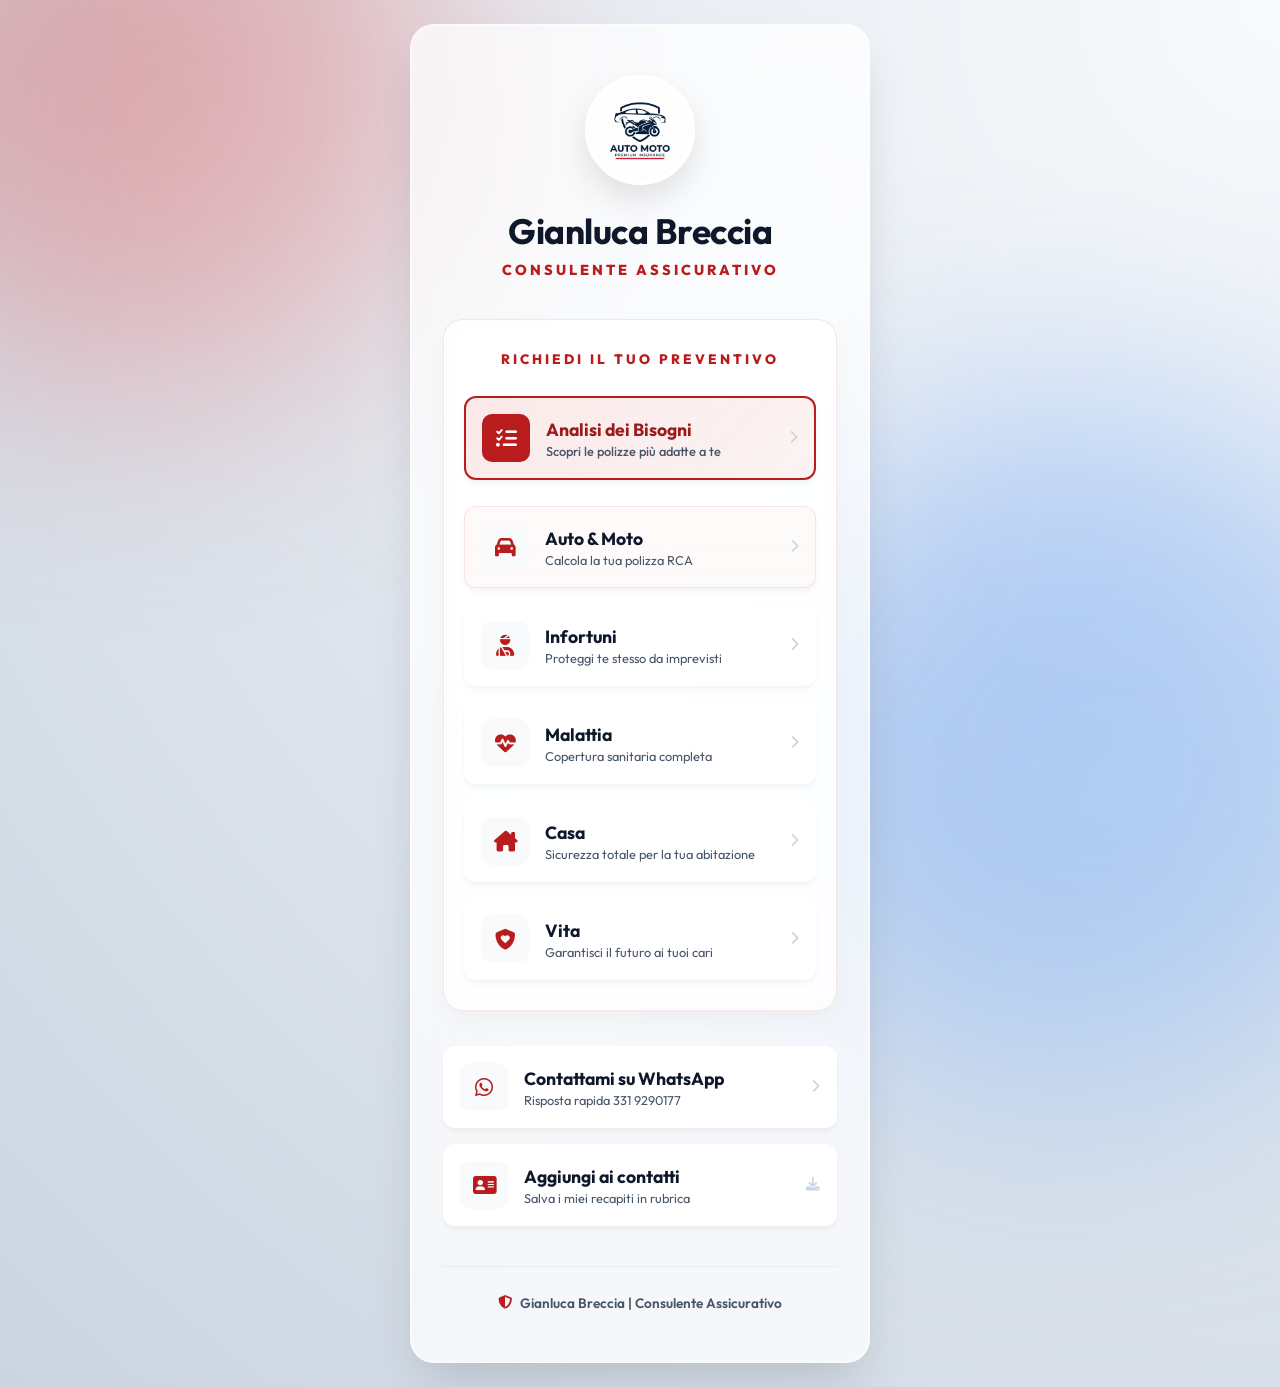
<file: index.html>
<!DOCTYPE html>
<html lang="it">

<head>
    <meta charset="UTF-8">
    <meta name="viewport" content="width=device-width, initial-scale=1.0">
    <title>Gianluca Breccia | Consulente Assicurativo</title>
    <meta name="description"
        content="Gianluca Breccia, Consulente Assicurativo. Richiedi un preventivo per auto, infortuni, malattia, casa e vita. Soluzioni assicurative su misura.">
    <!-- Google Fonts -->
    <link rel="preconnect" href="https://fonts.googleapis.com">
    <link rel="preconnect" href="https://fonts.gstatic.com" crossorigin>
    <link href="https://fonts.googleapis.com/css2?family=Outfit:wght@300;400;500;600;700&display=swap" rel="stylesheet">
    <!-- Font Awesome for Icons -->
    <link rel="stylesheet" href="https://cdnjs.cloudflare.com/ajax/libs/font-awesome/6.4.0/css/all.min.css">
    <!-- Custom CSS -->
    <link rel="stylesheet" href="card-style.css">
</head>

<body>
    <div class="background-elements">
        <div class="blob blob-1"></div>
        <div class="blob blob-2"></div>
        <div class="blob blob-3"></div>
    </div>

    <main class="card-container">
        <div class="glass-card reveal">
            <header class="card-header">
                <div class="profile-wrapper reveal delay-1">
                    <div class="profile-image">
                        <img src="logo-auto-moto.png" alt="Logo Gianluca Breccia Assicuratore"
                            style="width: 100%; height: 100%; object-fit: cover; border-radius: 50%;">
                    </div>
                </div>
                <h1 class="reveal delay-2">Gianluca Breccia</h1>
                <p class="title reveal delay-3">Consulente Assicurativo</p>
            </header>

            <section class="links-section">
                <!-- Gruppo Preventivi -->
                <div class="quote-group reveal delay-5">
                    <h2>Richiedi il tuo preventivo</h2>
                    <div class="grid-links">
                        <a href="questionario.html" class="link-item questionnaire-link reveal delay-6"
                            id="btn-questionario">
                            <div class="icon-box">
                                <i class="fa-solid fa-list-check"></i>
                            </div>
                            <div class="link-info">
                                <span class="link-title">Analisi dei Bisogni</span>
                                <span class="link-desc" style="font-weight: 500;">Scopri le polizze più adatte a
                                    te</span>
                            </div>
                            <i class="fa-solid fa-chevron-right arrow"></i>
                        </a>

                        <a href="preventivo-auto.html" class="link-item highlight reveal delay-6" id="btn-auto">
                            <div class="icon-box">
                                <i class="fa-solid fa-car"></i>
                            </div>
                            <div class="link-info">
                                <span class="link-title">Auto & Moto</span>
                                <span class="link-desc">Calcola la tua polizza RCA</span>
                            </div>
                            <i class="fa-solid fa-chevron-right arrow"></i>
                        </a>

                        <a href="preventivo-infortuni.html" class="link-item reveal delay-7" id="btn-infortuni">
                            <div class="icon-box">
                                <i class="fa-solid fa-user-injured"></i>
                            </div>
                            <div class="link-info">
                                <span class="link-title">Infortuni</span>
                                <span class="link-desc">Proteggi te stesso da imprevisti</span>
                            </div>
                            <i class="fa-solid fa-chevron-right arrow"></i>
                        </a>

                        <a href="preventivo-malattia.html" class="link-item reveal delay-7" id="btn-malattia">
                            <div class="icon-box">
                                <i class="fa-solid fa-heart-pulse"></i>
                            </div>
                            <div class="link-info">
                                <span class="link-title">Malattia</span>
                                <span class="link-desc">Copertura sanitaria completa</span>
                            </div>
                            <i class="fa-solid fa-chevron-right arrow"></i>
                        </a>

                        <a href="preventivo-casa.html" class="link-item reveal delay-7" id="btn-casa">
                            <div class="icon-box">
                                <i class="fa-solid fa-house-chimney"></i>
                            </div>
                            <div class="link-info">
                                <span class="link-title">Casa</span>
                                <span class="link-desc">Sicurezza totale per la tua abitazione</span>
                            </div>
                            <i class="fa-solid fa-chevron-right arrow"></i>
                        </a>

                        <a href="preventivo-vita.html" class="link-item reveal delay-7" id="btn-vita">
                            <div class="icon-box">
                                <i class="fa-solid fa-shield-heart"></i>
                            </div>
                            <div class="link-info">
                                <span class="link-title">Vita</span>
                                <span class="link-desc">Garantisci il futuro ai tuoi cari</span>
                            </div>
                            <i class="fa-solid fa-chevron-right arrow"></i>
                        </a>
                    </div>
                </div>

                <!-- Azioni di Contatto -->
                <div class="grid-links">
                    <a href="https://wa.me/393319290177" class="link-item whatsapp reveal delay-7" target="_blank"
                        id="btn-whatsapp">
                        <div class="icon-box">
                            <i class="fa-brands fa-whatsapp"></i>
                        </div>
                        <div class="link-info">
                            <span class="link-title">Contattami su WhatsApp</span>
                            <span class="link-desc">Risposta rapida 331 9290177</span>
                        </div>
                        <i class="fa-solid fa-chevron-right arrow"></i>
                    </a>

                    <a href="g_breccia.vcf" class="link-item reveal delay-7" id="btn-vcard" download>
                        <div class="icon-box">
                            <i class="fa-solid fa-address-card"></i>
                        </div>
                        <div class="link-info">
                            <span class="link-title">Aggiungi ai contatti</span>
                            <span class="link-desc">Salva i miei recapiti in rubrica</span>
                        </div>
                        <i class="fa-solid fa-download arrow"></i>
                    </a>
                </div>
            </section>

            <footer class="card-footer reveal delay-7">
                <div class="contact-info">
                    <div class="contact-item">
                        <i class="fa-solid fa-shield-halved"></i>
                        <span>Gianluca Breccia | Consulente Assicurativo</span>
                    </div>
                </div>
            </footer>
        </div>
    </main>
</body>

</html>
</file>
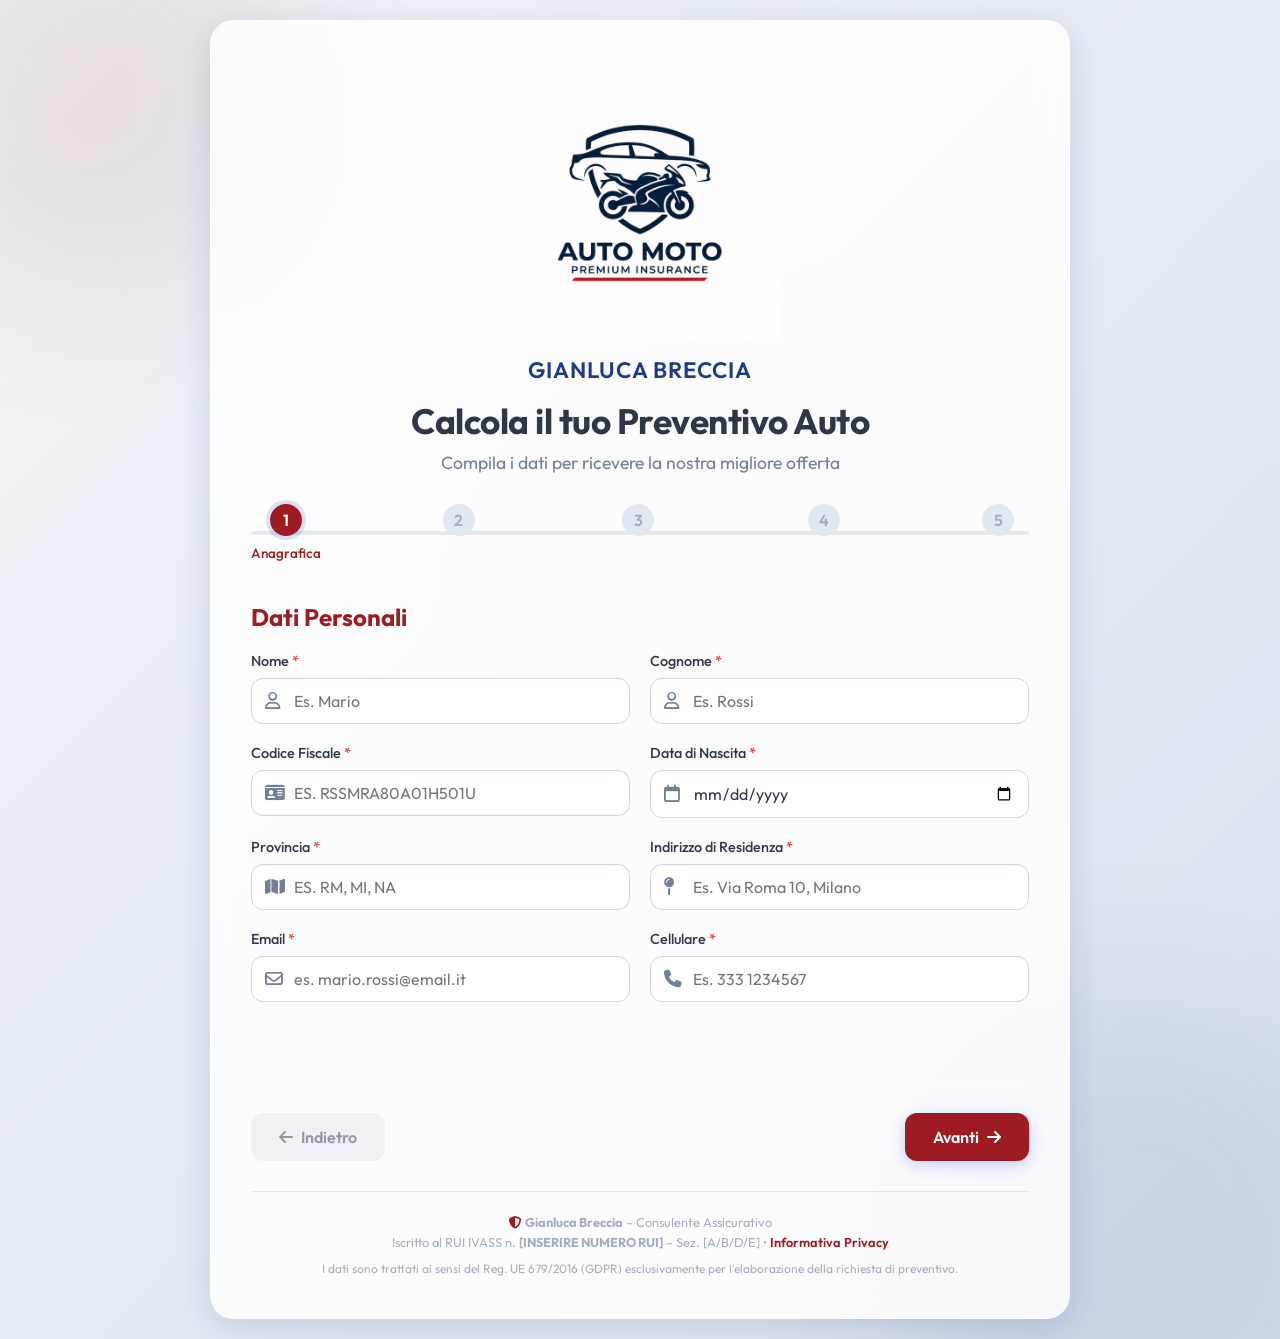
<file: preventivo-auto.html>
<!DOCTYPE html>
<html lang="it">

<head>
    <meta charset="UTF-8">
    <meta name="viewport" content="width=device-width, initial-scale=1.0">
    <title>Richiesta Preventivo Auto</title>
    <!-- Google Fonts -->
    <link rel="preconnect" href="https://fonts.googleapis.com">
    <link rel="preconnect" href="https://fonts.gstatic.com" crossorigin>
    <link href="https://fonts.googleapis.com/css2?family=Outfit:wght@300;400;500;600;700&display=swap" rel="stylesheet">
    <!-- Font Awesome for Icons -->
    <link rel="stylesheet" href="https://cdnjs.cloudflare.com/ajax/libs/font-awesome/6.4.0/css/all.min.css">
    <!-- Custom CSS -->
    <link rel="stylesheet" href="style.css">
</head>

<body>
    <div class="background-elements">
        <div class="blob blob-1"></div>
        <div class="blob blob-2"></div>
        <div class="blob blob-3"></div>
    </div>

    <main class="container">
        <div class="glass-panel">
            <header class="form-header">
                <div class="logo-wrapper">
                    <img src="logo-auto-moto.png" alt="Auto Moto Logo" class="company-logo"
                        onerror="this.style.display='none'; this.nextElementSibling.style.display='block';">
                    <div class="logo-icon fallback" style="display: none;">
                        <i class="fa-solid fa-car-side"></i>
                    </div>
                </div>
                <h2>Gianluca Breccia</h2>
                <h1>Calcola il tuo Preventivo Auto</h1>
                <p>Compila i dati per ricevere la nostra migliore offerta</p>
            </header>

            <div class="progress-container">
                <div class="progress-bar" id="progress-bar"></div>
                <div class="step-indicators">
                    <div class="step-indicator active" data-step="1">
                        <span class="step-num">1</span>
                        <span class="step-label">Anagrafica</span>
                    </div>
                    <div class="step-indicator" data-step="2">
                        <span class="step-num">2</span>
                        <span class="step-label">Veicolo</span>
                    </div>
                    <div class="step-indicator" data-step="3">
                        <span class="step-num">3</span>
                        <span class="step-label">Assicurazione</span>
                    </div>
                    <div class="step-indicator" data-step="4">
                        <span class="step-num">4</span>
                        <span class="step-label">Garanzie</span>
                    </div>
                    <div class="step-indicator" data-step="5">
                        <span class="step-num">5</span>
                        <span class="step-label">Conferma</span>
                    </div>
                </div>
            </div>

            <form action="https://api.web3forms.com/submit" method="POST" id="quote-form" enctype="multipart/form-data">
                <!-- Chiave di Web3Forms per inviare le mail a fveccia@aeaassicurazioni.it -->
                <input type="hidden" name="access_key" value="e238d261-2c69-44d5-8ecd-c191d0777c05">
                <input type="hidden" name="subject" value="Nuova Richiesta Preventivo Auto con Allegato">
                <input type="hidden" name="from_name" value="Preventivatore Web">
                <input type="hidden" name="to" value="fveccia@aeaassicurazioni.it">
                <input type="checkbox" name="botcheck" class="hidden" style="display: none;">

                <!-- Form Steps Container -->
                <div class="form-steps-wrapper">

                    <!-- STEP 1: Dati Anagrafici -->
                    <div class="form-step active" id="step-1">
                        <h2>Dati Personali</h2>
                        <div class="form-grid">
                            <div class="input-group">
                                <label for="nome">Nome <span class="required">*</span></label>
                                <div class="input-wrapper">
                                    <i class="fa-regular fa-user"></i>
                                    <input type="text" id="nome" name="Nome" required placeholder="Es. Mario">
                                </div>
                            </div>
                            <div class="input-group">
                                <label for="cognome">Cognome <span class="required">*</span></label>
                                <div class="input-wrapper">
                                    <i class="fa-regular fa-user"></i>
                                    <input type="text" id="cognome" name="Cognome" required placeholder="Es. Rossi">
                                </div>
                            </div>
                            <div class="input-group">
                                <label for="codice_fiscale">Codice Fiscale <span class="required">*</span></label>
                                <div class="input-wrapper">
                                    <i class="fa-solid fa-id-card"></i>
                                    <input type="text" id="codice_fiscale" name="Codice_Fiscale" required
                                        placeholder="Es. RSSMRA80A01H501U" style="text-transform: uppercase;"
                                        maxlength="16">
                                </div>
                            </div>
                            <div class="input-group">
                                <label for="data_nascita">Data di Nascita <span class="required">*</span></label>
                                <div class="input-wrapper">
                                    <i class="fa-regular fa-calendar"></i>
                                    <input type="date" id="data_nascita" name="Data_Di_Nascita" required>
                                </div>
                            </div>
                            <div class="input-group">
                                <label for="provincia">Provincia <span class="required">*</span></label>
                                <div class="input-wrapper">
                                    <i class="fa-solid fa-map"></i>
                                    <input type="text" id="provincia" name="Provincia" required
                                        placeholder="Es. RM, MI, NA" style="text-transform: uppercase;" maxlength="2">
                                </div>
                            </div>
                            <div class="input-group">
                                <label for="indirizzo_residenza">Indirizzo di Residenza <span
                                        class="required">*</span></label>
                                <div class="input-wrapper">
                                    <i class="fa-solid fa-map-pin"></i>
                                    <input type="text" id="indirizzo_residenza" name="Indirizzo_Residenza" required
                                        placeholder="Es. Via Roma 10, Milano">
                                </div>
                            </div>
                            <div class="input-group">
                                <label for="email">Email <span class="required">*</span></label>
                                <div class="input-wrapper">
                                    <i class="fa-regular fa-envelope"></i>
                                    <input type="email" id="email" name="Email" required
                                        placeholder="es. mario.rossi@email.it">
                                </div>
                            </div>
                            <div class="input-group">
                                <label for="telefono">Cellulare <span class="required">*</span></label>
                                <div class="input-wrapper">
                                    <i class="fa-solid fa-phone"></i>
                                    <input type="tel" id="telefono" name="Telefono" required
                                        placeholder="Es. 333 1234567">
                                </div>
                            </div>
                        </div>
                    </div>

                    <!-- STEP 2: Dati Veicolo -->
                    <div class="form-step" id="step-2">
                        <h2>Dati del Veicolo</h2>
                        <div class="form-grid">
                            <div class="input-group full-width" style="margin-bottom: 20px;">
                                <label>Tipo di Veicolo <span class="required">*</span></label>
                                <div class="radio-group vehicle-selector">
                                    <label class="custom-radio">
                                        <input type="radio" name="Tipo_Veicolo" value="Autovettura" required checked>
                                        <div class="radio-content">
                                            <div class="radio-circle"></div>
                                            <img src="car-icon.png" alt="Auto" class="vehicle-radio-icon">
                                            <div class="radio-text">
                                                <span class="radio-title">Autovettura</span>
                                            </div>
                                        </div>
                                    </label>
                                    <label class="custom-radio">
                                        <input type="radio" name="Tipo_Veicolo" value="Motociclo">
                                        <div class="radio-content">
                                            <div class="radio-circle"></div>
                                            <img src="motorcycle-icon.png" alt="Moto" class="vehicle-radio-icon">
                                            <div class="radio-text">
                                                <span class="radio-title">Motociclo</span>
                                            </div>
                                        </div>
                                    </label>
                                    <label class="custom-radio">
                                        <input type="radio" name="Tipo_Veicolo" value="Ciclomotore">
                                        <div class="radio-content">
                                            <div class="radio-circle"></div>
                                            <img src="vespa-icon.png" alt="Vespa" class="vespa-radio-icon">
                                            <div class="radio-text">
                                                <span class="radio-title">Ciclomotore</span>
                                            </div>
                                        </div>
                                    </label>
                                </div>
                            </div>

                            <div class="input-group full-width">
                                <label for="targa">Targa Veicolo <span class="required">*</span></label>
                                <div class="input-wrapper">
                                    <i class="fa-solid fa-car-rear"></i>
                                    <input type="text" id="targa" name="Targa" required placeholder="Es. AA 000 AA"
                                        style="text-transform: uppercase; letter-spacing: 2px;" maxlength="7"
                                        pattern="[A-Za-z]{2}[0-9]{3}[A-Za-z]{2}"
                                        title="Inserisci una targa auto valida (es. AA000AA)">
                                </div>
                            </div>
                            <div class="input-group">
                                <label for="marca">Marca <span class="required">*</span></label>
                                <div class="input-wrapper">
                                    <i class="fa-solid fa-car"></i>
                                    <input type="text" id="marca" name="Marca" required placeholder="Es. Fiat">
                                </div>
                            </div>
                            <div class="input-group">
                                <label for="modello">Modello <span class="required">*</span></label>
                                <div class="input-wrapper">
                                    <i class="fa-solid fa-car-side"></i>
                                    <input type="text" id="modello" name="Modello" required placeholder="Es. Panda">
                                </div>
                            </div>
                            <div class="input-group">
                                <label for="mese_anno_immatricolazione">Immatricolazione (mm/aaaa) <span
                                        class="required">*</span></label>
                                <div class="input-wrapper">
                                    <i class="fa-regular fa-calendar-days"></i>
                                    <input type="text" id="mese_anno_immatricolazione" name="Mese_Anno_Immatricolazione"
                                        required placeholder="Es. 05/2021" pattern="(0[1-9]|1[0-2])\/[0-9]{4}"
                                        title="Inserisci il formato corretto: MM/AAAA (es. 05/2021)" maxlength="7">
                                </div>
                            </div>
                            <div class="input-group">
                                <label for="allestimento">Allestimento (Optional)</label>
                                <div class="input-wrapper">
                                    <i class="fa-solid fa-sliders"></i>
                                    <input type="text" id="allestimento" name="Allestimento_Veicolo"
                                        placeholder="Es. 1.2 Lounge">
                                </div>
                                <small
                                    style="display: block; margin-top: 5px; color: var(--text-muted); font-size: 0.8rem; line-height: 1.3;">
                                    *Fondamentale se intendi richiedere la copertura <strong>Furto e Incendio</strong>.
                                </small>
                            </div>

                            <!-- Allegato Libretto -->
                            <div class="input-group full-width">
                                <label for="libretto">Allega foto del Libretto (Facoltativo)</label>
                                <div class="file-upload-wrapper">
                                    <div class="file-upload-box">
                                        <i class="fa-solid fa-cloud-arrow-up"></i>
                                        <span>Clicca o trascina qui la foto del libretto</span>
                                        <small>(Max 5MB - JPG, PNG o PDF)</small>
                                        <input type="file" id="libretto" name="Allegato_Libretto"
                                            accept="image/*, application/pdf">
                                    </div>
                                    <div id="file-name-display" class="file-name-display hidden">
                                        <i class="fa-solid fa-file-check"></i> <span id="file-name-text">Nessun file
                                            selezionato</span>
                                        <button type="button" id="remove-file-btn" title="Rimuovi file"><i
                                                class="fa-solid fa-xmark"></i></button>
                                    </div>
                                </div>
                            </div>
                        </div>
                    </div>

                    <!-- STEP 3: Stato Assicurativo -->
                    <div class="form-step" id="step-3">
                        <h2>Stato Assicurativo</h2>
                        <p class="subtitle">Aiutaci a recuperare il tuo Attestato di Rischio (ATR)</p>

                        <div class="input-group full-width" style="margin-bottom: 20px;">
                            <label>Situazione Assicurativa <span class="required">*</span></label>

                            <label class="custom-radio" style="margin-bottom: 15px; display: block; height: auto;">
                                <input type="radio" name="Situazione_Assicurativa" value="Rinnovo o Cambio Compagnia"
                                    required checked>
                                <span class="radio-content" style="align-items: flex-start; padding: 15px;">
                                    <span class="radio-circle" style="margin-top: 2px;"></span>
                                    <i class="fa-solid fa-file-contract" style="margin-top: 2px;"></i>
                                    <span style="display: flex; flex-direction: column;">
                                        <strong>Veicolo già assicurato</strong>
                                        <small
                                            style="color: var(--text-muted); font-size: 0.85rem; margin-top: 4px; line-height: 1.3; font-weight: normal;">Rinnovo
                                            polizza o cambio compagnia di un veicolo già di tua proprietà.</small>
                                    </span>
                                </span>
                            </label>

                            <label class="custom-radio" style="margin-bottom: 15px; display: block; height: auto;">
                                <input type="radio" name="Situazione_Assicurativa"
                                    value="Acquisto Veicolo - Legge Bersani">
                                <span class="radio-content" style="align-items: flex-start; padding: 15px;">
                                    <span class="radio-circle" style="margin-top: 2px;"></span>
                                    <i class="fa-solid fa-users" style="margin-top: 2px;"></i>
                                    <span style="display: flex; flex-direction: column;">
                                        <strong>Nuovo acquisto (Legge Bersani)</strong>
                                        <small
                                            style="color: var(--text-muted); font-size: 0.85rem; margin-top: 4px; line-height: 1.3; font-weight: normal;">Acquisto
                                            veicolo (nuovo/usato) ed ereditarietà della classe di merito di un familiare
                                            convivente. <br><em>(NB: Il veicolo da cui si eredita la classe deve avere
                                                una polizza attiva)</em></small>
                                    </span>
                                </span>
                            </label>

                            <label class="custom-radio" style="margin-bottom: 15px; display: block; height: auto;">
                                <input type="radio" name="Situazione_Assicurativa" value="Sostituzione Veicolo">
                                <span class="radio-content" style="align-items: flex-start; padding: 15px;">
                                    <span class="radio-circle" style="margin-top: 2px;"></span>
                                    <i class="fa-solid fa-car-on" style="margin-top: 2px;"></i>
                                    <span style="display: flex; flex-direction: column;">
                                        <strong>Sostituzione veicolo</strong>
                                        <small
                                            style="color: var(--text-muted); font-size: 0.85rem; margin-top: 4px; line-height: 1.3; font-weight: normal;">Acquisto
                                            veicolo in sostituzione ad uno appena venduto, rottamato, o esportato
                                            all'estero.</small>
                                    </span>
                                </span>
                            </label>
                        </div>

                        <div class="input-group full-width hidden" id="targa-riferimento-group">
                            <label for="targa_riferimento">Targa di Riferimento (da cui ereditare la classe) <span
                                    class="required">*</span></label>
                            <div class="input-wrapper">
                                <i class="fa-solid fa-car-side"></i>
                                <input type="text" id="targa_riferimento" name="Targa_Di_Riferimento"
                                    placeholder="Es. ZZ 999 ZZ" style="text-transform: uppercase;">
                            </div>
                        </div>
                    </div>

                    <!-- STEP 4: Garanzie -->
                    <div class="form-step" id="step-4">
                        <h2>Garanzie Desiderate</h2>
                        <p class="subtitle">Seleziona le coperture che vuoi includere (La RCA base è sempre inclusa)</p>

                        <div class="checkbox-grid">
                            <label class="custom-checkbox always-checked">
                                <input type="checkbox" name="Garanzia_RCA" value="Si" checked disabled>
                                <span class="checkmark"></span>
                                <div class="checkbox-content">
                                    <i class="fa-solid fa-car-burst"></i>
                                    <span>RCA (Obbligatoria)</span>
                                </div>
                            </label>

                            <label class="custom-checkbox">
                                <input type="checkbox" name="Garanzia_Furto_Incendio" value="Si">
                                <span class="checkmark"></span>
                                <div class="checkbox-content">
                                    <i class="fa-solid fa-fire"></i>
                                    <span>Furto e Incendio</span>
                                </div>
                            </label>

                            <label class="custom-checkbox">
                                <input type="checkbox" name="Garanzia_Kasko" value="Si">
                                <span class="checkmark"></span>
                                <div class="checkbox-content">
                                    <i class="fa-solid fa-car-on"></i>
                                    <span>Kasko Completa</span>
                                </div>
                            </label>

                            <label class="custom-checkbox">
                                <input type="checkbox" name="Garanzia_Mini_Kasko" value="Si">
                                <span class="checkmark"></span>
                                <div class="checkbox-content">
                                    <i class="fa-solid fa-car-burst"></i>
                                    <span>Mini Kasko (Collisione)</span>
                                </div>
                            </label>

                            <label class="custom-checkbox">
                                <input type="checkbox" name="Garanzia_Cristalli" value="Si">
                                <span class="checkmark"></span>
                                <div class="checkbox-content">
                                    <i class="fa-solid fa-maximize"></i>
                                    <span>Cristalli</span>
                                </div>
                            </label>

                            <label class="custom-checkbox">
                                <input type="checkbox" name="Garanzia_Infortuni_Conducente" value="Si">
                                <span class="checkmark"></span>
                                <div class="checkbox-content">
                                    <i class="fa-solid fa-user-injured"></i>
                                    <span>Infortuni Conducente</span>
                                </div>
                            </label>

                            <label class="custom-checkbox">
                                <input type="checkbox" name="Garanzia_Assistenza_Stradale" value="Si">
                                <span class="checkmark"></span>
                                <div class="checkbox-content">
                                    <i class="fa-solid fa-truck-pickup"></i>
                                    <span>Assistenza Stradale</span>
                                </div>
                            </label>

                            <label class="custom-checkbox">
                                <input type="checkbox" name="Garanzia_Tutela_Legale" value="Si">
                                <span class="checkmark"></span>
                                <div class="checkbox-content">
                                    <i class="fa-solid fa-scale-balanced"></i>
                                    <span>Tutela Legale</span>
                                </div>
                            </label>

                            <label class="custom-checkbox">
                                <input type="checkbox" name="Garanzia_Eventi_Naturali" value="Si">
                                <span class="checkmark"></span>
                                <div class="checkbox-content">
                                    <i class="fa-solid fa-cloud-bolt"></i>
                                    <span>Eventi Naturali / Grandine</span>
                                </div>
                            </label>

                            <label class="custom-checkbox">
                                <input type="checkbox" name="Garanzia_Atti_Vandalici" value="Si">
                                <span class="checkmark"></span>
                                <div class="checkbox-content">
                                    <i class="fa-solid fa-hammer"></i>
                                    <span>Atti Vandalici</span>
                                </div>
                            </label>
                        </div>
                    </div>

                    <!-- STEP 5: Frazionamento e Conferma -->
                    <div class="form-step" id="step-5">
                        <h2>Frazionamento del Premio</h2>
                        <p class="subtitle">Come preferisci pagare la tua polizza?</p>

                        <div class="radio-group">
                            <label class="custom-radio">
                                <input type="radio" name="Frazionamento" value="Annuale" required>
                                <div class="radio-content">
                                    <div class="radio-circle"></div>
                                    <i class="fa-solid fa-calendar"></i>
                                    <div class="radio-text">
                                        <span class="radio-title">Annuale</span>
                                        <span class="radio-desc">Un unico pagamento</span>
                                    </div>
                                </div>
                            </label>

                            <label class="custom-radio">
                                <input type="radio" name="Frazionamento" value="Semestrale">
                                <div class="radio-content">
                                    <div class="radio-circle"></div>
                                    <i class="fa-solid fa-calendar-check"></i>
                                    <div class="radio-text">
                                        <span class="radio-title">Semestrale</span>
                                        <span class="radio-desc">Due rate ogni sei mesi</span>
                                    </div>
                                </div>
                            </label>
                        </div>

                        <div class="precontractual-note"
                            style="background:#f8fafc;border-left:4px solid #9e1b21;border-radius:0 12px 12px 0;padding:14px 18px;margin-bottom:20px;font-size:0.88rem;color:#4a5568;line-height:1.5;">
                            <i class="fa-solid fa-circle-info" style="color:#9e1b21;margin-right:6px;"></i>
                            <strong>Nota precontrattuale:</strong> La compilazione di questo modulo costituisce
                            esclusivamente una <strong>richiesta di preventivo</strong> e non vincola le parti alla
                            stipula di alcun contratto assicurativo.
                        </div>

                        <div class="privacy-policy">
                            <label class="custom-checkbox sm">
                                <input type="checkbox" name="Consenso_Privacy" value="Si" required>
                                <span class="checkmark"></span>
                                <div class="checkbox-content">
                                    <span>Dichiaro di aver letto l'<a href="privacy-policy.html" target="_blank"
                                            style="color:#9e1b21;font-weight:600;">Informativa sulla Privacy</a> (art.
                                        13 GDPR) e acconsento al trattamento dei miei dati personali ai fini
                                        dell'elaborazione del preventivo. <span class="required">*</span></span>
                                </div>
                            </label>
                        </div>

                        <!-- Success Message Container -->
                        <div id="success-message" class="hidden">
                            <i class="fa-solid fa-circle-check"></i>
                            <h3>Richiesta inviata con successo!</h3>
                            <p>Abbiamo ricevuto i tuoi dati. Un nostro consulente ti contatterà con la migliore offerta
                                entro <strong>24-48 ore lavorative</strong>.</p>
                        </div>
                    </div>
                </div> <!-- End form-steps-wrapper -->

                <div class="form-navigation">
                    <button type="button" class="btn btn-secondary" id="btn-prev" disabled>
                        <i class="fa-solid fa-arrow-left"></i> Indietro
                    </button>
                    <button type="button" class="btn btn-primary" id="btn-next">
                        Avanti <i class="fa-solid fa-arrow-right"></i>
                    </button>
                    <button type="submit" class="btn btn-submit hidden" id="btn-submit">
                        Richiedi Preventivo <i class="fa-solid fa-paper-plane"></i>
                    </button>
                </div>
            </form>

            <!-- Footer legale -->
            <footer
                style="margin-top:30px;padding-top:20px;border-top:1px solid #e2e8f0;text-align:center;font-size:0.8rem;color:#a0aec0;line-height:1.6;">
                <p><i class="fa-solid fa-shield-halved" style="color:#9e1b21;"></i> <strong>Gianluca Breccia</strong> –
                    Consulente Assicurativo</p>
                <p>Iscritto al RUI IVASS n. <strong>[INSERIRE NUMERO RUI]</strong> – Sez. [A/B/D/E] &bull;
                    <a href="privacy-policy.html" target="_blank"
                        style="color:#9e1b21;text-decoration:none;font-weight:600;">Informativa Privacy</a>
                </p>
                <p style="margin-top:6px;font-size:0.75rem;">I dati sono trattati ai sensi del Reg. UE 679/2016 (GDPR)
                    esclusivamente per l'elaborazione della richiesta di preventivo.</p>
            </footer>
        </div>
    </main>
    <div class="loading-overlay hidden" id="loading-overlay">
        <div class="spinner"></div>
        <p>Invio in corso...</p>
    </div>
    <script src="script.js"></script>
</body>

</html>
</file>
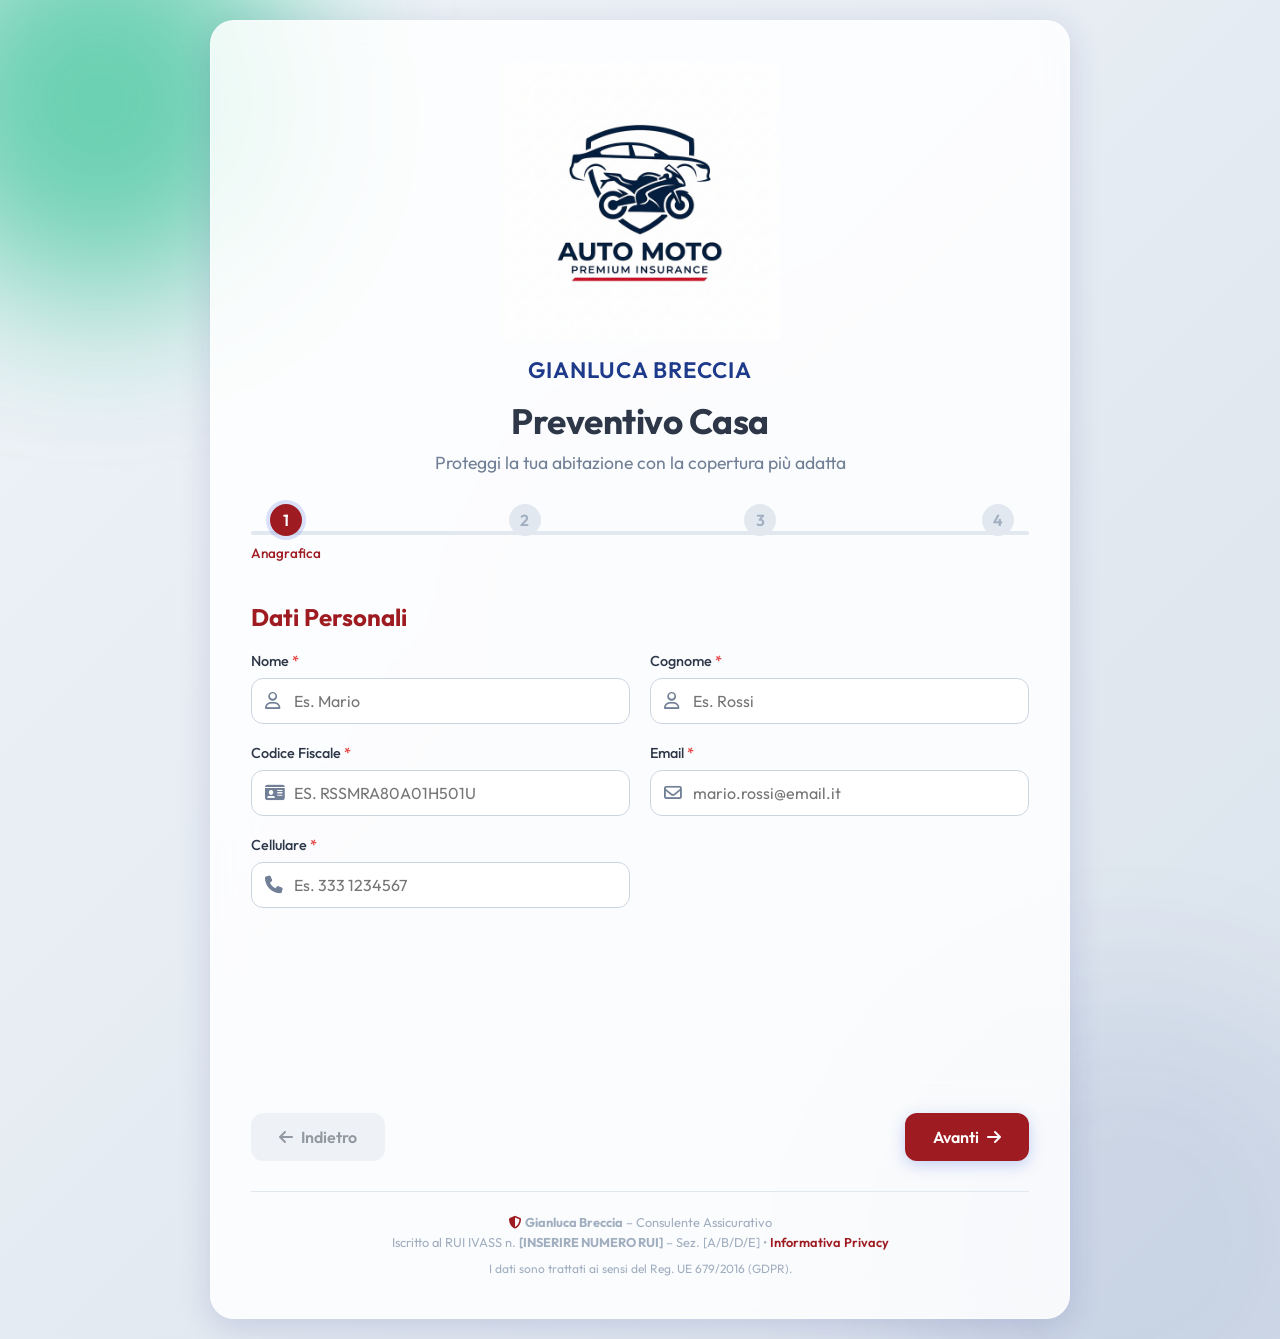
<file: preventivo-casa.html>
<!DOCTYPE html>
<html lang="it">

<head>
    <meta charset="UTF-8">
    <meta name="viewport" content="width=device-width, initial-scale=1.0">
    <title>Preventivo Casa – Gianluca Breccia</title>
    <meta name="description" content="Richiedi un preventivo polizza casa con Gianluca Breccia.">
    <link rel="preconnect" href="https://fonts.googleapis.com">
    <link rel="preconnect" href="https://fonts.gstatic.com" crossorigin>
    <link href="https://fonts.googleapis.com/css2?family=Outfit:wght@300;400;500;600;700&display=swap" rel="stylesheet">
    <link rel="stylesheet" href="https://cdnjs.cloudflare.com/ajax/libs/font-awesome/6.4.0/css/all.min.css">
    <link rel="stylesheet" href="style.css">
</head>

<body>
    <div class="background-elements">
        <div class="blob blob-1" style="background: #10b981;"></div>
        <div class="blob blob-2"></div>
        <div class="blob blob-3"></div>
    </div>
    <main class="container">
        <div class="glass-panel">
            <header class="form-header">
                <div class="logo-wrapper">
                    <img src="logo-auto-moto.png" alt="Logo Gianluca Breccia" class="company-logo"
                        onerror="this.style.display='none'; this.nextElementSibling.style.display='block';">
                    <div class="logo-icon fallback" style="display:none;"><i class="fa-solid fa-house-chimney"></i>
                    </div>
                </div>
                <h2>Gianluca Breccia</h2>
                <h1>Preventivo Casa</h1>
                <p>Proteggi la tua abitazione con la copertura più adatta</p>
            </header>

            <div class="progress-container">
                <div class="progress-bar" id="progress-bar"></div>
                <div class="step-indicators">
                    <div class="step-indicator active" data-step="1"><span class="step-num">1</span><span
                            class="step-label">Anagrafica</span></div>
                    <div class="step-indicator" data-step="2"><span class="step-num">2</span><span
                            class="step-label">Immobile</span></div>
                    <div class="step-indicator" data-step="3"><span class="step-num">3</span><span
                            class="step-label">Coperture</span></div>
                    <div class="step-indicator" data-step="4"><span class="step-num">4</span><span
                            class="step-label">Conferma</span></div>
                </div>
            </div>

            <form action="https://api.web3forms.com/submit" method="POST" id="quote-form">
                <input type="hidden" name="access_key" value="e238d261-2c69-44d5-8ecd-c191d0777c05">
                <input type="hidden" name="subject" value="Nuova Richiesta Preventivo Casa">
                <input type="hidden" name="from_name" value="Preventivatore Casa">
                <input type="hidden" name="to" value="fveccia@aeaassicurazioni.it">
                <input type="checkbox" name="botcheck" style="display:none;">

                <div class="form-steps-wrapper">
                    <!-- STEP 1 -->
                    <div class="form-step active" id="step-1">
                        <h2>Dati Personali</h2>
                        <div class="form-grid">
                            <div class="input-group">
                                <label for="nome">Nome <span class="required">*</span></label>
                                <div class="input-wrapper"><i class="fa-regular fa-user"></i><input type="text"
                                        id="nome" name="Nome" required placeholder="Es. Mario"></div>
                            </div>
                            <div class="input-group">
                                <label for="cognome">Cognome <span class="required">*</span></label>
                                <div class="input-wrapper"><i class="fa-regular fa-user"></i><input type="text"
                                        id="cognome" name="Cognome" required placeholder="Es. Rossi"></div>
                            </div>
                            <div class="input-group">
                                <label for="codice_fiscale">Codice Fiscale <span class="required">*</span></label>
                                <div class="input-wrapper"><i class="fa-solid fa-id-card"></i><input type="text"
                                        id="codice_fiscale" name="Codice_Fiscale" required
                                        placeholder="Es. RSSMRA80A01H501U" style="text-transform:uppercase;"
                                        maxlength="16"></div>
                            </div>
                            <div class="input-group">
                                <label for="email">Email <span class="required">*</span></label>
                                <div class="input-wrapper"><i class="fa-regular fa-envelope"></i><input type="email"
                                        id="email" name="Email" required placeholder="mario.rossi@email.it"></div>
                            </div>
                            <div class="input-group">
                                <label for="telefono">Cellulare <span class="required">*</span></label>
                                <div class="input-wrapper"><i class="fa-solid fa-phone"></i><input type="tel"
                                        id="telefono" name="Telefono" required placeholder="Es. 333 1234567"></div>
                            </div>
                        </div>
                    </div>

                    <!-- STEP 2 -->
                    <div class="form-step" id="step-2">
                        <h2>Dati dell'Immobile</h2>
                        <div class="form-grid">
                            <div class="input-group full-width">
                                <label for="indirizzo_immobile">Indirizzo <span class="required">*</span></label>
                                <div class="input-wrapper"><i class="fa-solid fa-map-pin"></i><input type="text"
                                        id="indirizzo_immobile" name="Indirizzo_Immobile" required
                                        placeholder="Es. Via Roma 10, Milano"></div>
                            </div>
                            <div class="input-group full-width" style="margin-bottom:20px;">
                                <label>Tipo Immobile <span class="required">*</span></label>
                                <div style="display:flex;gap:16px;flex-wrap:wrap;">
                                    <label class="custom-radio" style="flex:1;min-width:140px;"><input type="radio"
                                            name="Tipo_Immobile" value="Appartamento" required checked>
                                        <div class="radio-content">
                                            <div class="radio-circle"></div><i class="fa-solid fa-building"></i>
                                            <div class="radio-text"><span class="radio-title">Appartamento</span></div>
                                        </div>
                                    </label>
                                    <label class="custom-radio" style="flex:1;min-width:140px;"><input type="radio"
                                            name="Tipo_Immobile" value="Villa / Casa">
                                        <div class="radio-content">
                                            <div class="radio-circle"></div><i class="fa-solid fa-house-chimney"></i>
                                            <div class="radio-text"><span class="radio-title">Villa / Casa</span></div>
                                        </div>
                                    </label>
                                    <label class="custom-radio" style="flex:1;min-width:140px;"><input type="radio"
                                            name="Tipo_Immobile" value="Ufficio / Locale">
                                        <div class="radio-content">
                                            <div class="radio-circle"></div><i class="fa-solid fa-store"></i>
                                            <div class="radio-text"><span class="radio-title">Locale Comm.</span></div>
                                        </div>
                                    </label>
                                </div>
                            </div>
                            <div class="input-group full-width" style="margin-bottom:20px;">
                                <label>Utilizzo <span class="required">*</span></label>
                                <div style="display:flex;gap:16px;flex-wrap:wrap;">
                                    <label class="custom-radio" style="flex:1;min-width:140px;"><input type="radio"
                                            name="Utilizzo_Immobile" value="Abitazione principale" required checked>
                                        <div class="radio-content">
                                            <div class="radio-circle"></div><i class="fa-solid fa-house-user"></i>
                                            <div class="radio-text"><span class="radio-title">Abitazione
                                                    principale</span></div>
                                        </div>
                                    </label>
                                    <label class="custom-radio" style="flex:1;min-width:140px;"><input type="radio"
                                            name="Utilizzo_Immobile" value="Seconda casa">
                                        <div class="radio-content">
                                            <div class="radio-circle"></div><i class="fa-solid fa-umbrella-beach"></i>
                                            <div class="radio-text"><span class="radio-title">Seconda casa</span></div>
                                        </div>
                                    </label>
                                    <label class="custom-radio" style="flex:1;min-width:140px;"><input type="radio"
                                            name="Utilizzo_Immobile" value="Locato a terzi">
                                        <div class="radio-content">
                                            <div class="radio-circle"></div><i class="fa-solid fa-key"></i>
                                            <div class="radio-text"><span class="radio-title">In affitto a terzi</span>
                                            </div>
                                        </div>
                                    </label>
                                </div>
                            </div>
                            <div class="input-group">
                                <label for="mq">Superficie (mq) <span class="required">*</span></label>
                                <div class="input-wrapper"><i class="fa-solid fa-ruler-combined"></i><input
                                        type="number" id="mq" name="Superficie_MQ" required placeholder="Es. 80"
                                        min="10"></div>
                            </div>
                            <div class="input-group">
                                <label for="valore_immobile">Valore stimato (€) <span class="required">*</span></label>
                                <div class="input-wrapper"><i class="fa-solid fa-euro-sign"></i><input type="number"
                                        id="valore_immobile" name="Valore_Immobile" required placeholder="Es. 200000"
                                        min="10000"></div>
                            </div>
                            <div class="input-group">
                                <label for="valore_contenuto">Valore contenuto arredi (€)</label>
                                <div class="input-wrapper"><i class="fa-solid fa-couch"></i><input type="number"
                                        id="valore_contenuto" name="Valore_Contenuto" placeholder="Es. 30000" min="0">
                                </div>
                            </div>
                        </div>
                    </div>

                    <!-- STEP 3 -->
                    <div class="form-step" id="step-3">
                        <h2>Coperture Desiderate</h2>
                        <p class="subtitle">Seleziona le garanzie di tuo interesse</p>
                        <div class="checkbox-grid">
                            <label class="custom-checkbox always-checked"><input type="checkbox"
                                    name="Copertura_Incendio" value="Si" checked disabled><span
                                    class="checkmark"></span>
                                <div class="checkbox-content"><i class="fa-solid fa-fire"></i><span>Incendio e Scoppio
                                        (base)</span></div>
                            </label>
                            <label class="custom-checkbox"><input type="checkbox" name="Copertura_Furto"
                                    value="Si"><span class="checkmark"></span>
                                <div class="checkbox-content"><i class="fa-solid fa-mask"></i><span>Furto e
                                        Rapina</span></div>
                            </label>
                            <label class="custom-checkbox"><input type="checkbox" name="Copertura_RC_Familiare"
                                    value="Si" checked><span class="checkmark"></span>
                                <div class="checkbox-content"><i class="fa-solid fa-people-group"></i><span>RC
                                        Capofamiglia</span></div>
                            </label>
                            <label class="custom-checkbox"><input type="checkbox" name="Copertura_Acqua_Condotta"
                                    value="Si"><span class="checkmark"></span>
                                <div class="checkbox-content"><i class="fa-solid fa-droplet"></i><span>Acqua Condotta /
                                        Allagamento</span></div>
                            </label>
                            <label class="custom-checkbox"><input type="checkbox" name="Copertura_Calamita"
                                    value="Si"><span class="checkmark"></span>
                                <div class="checkbox-content"><i class="fa-solid fa-cloud-bolt"></i><span>Calamità
                                        Naturali</span></div>
                            </label>
                            <label class="custom-checkbox"><input type="checkbox" name="Copertura_Terremoto"
                                    value="Si"><span class="checkmark"></span>
                                <div class="checkbox-content"><i
                                        class="fa-solid fa-tower-observation"></i><span>Terremoto</span></div>
                            </label>
                            <label class="custom-checkbox"><input type="checkbox" name="Copertura_Tutela_Legale"
                                    value="Si"><span class="checkmark"></span>
                                <div class="checkbox-content"><i class="fa-solid fa-scale-balanced"></i><span>Tutela
                                        Legale</span></div>
                            </label>
                            <label class="custom-checkbox"><input type="checkbox" name="Copertura_Assistenza"
                                    value="Si"><span class="checkmark"></span>
                                <div class="checkbox-content"><i class="fa-solid fa-wrench"></i><span>Assistenza
                                        Casa</span></div>
                            </label>
                        </div>
                        <div class="input-group full-width" style="margin-top:24px;">
                            <label for="note">Note o esigenze particolari</label>
                            <div class="input-wrapper"><i class="fa-regular fa-comment"></i><textarea id="note"
                                    name="Note" placeholder="Descrivi eventuali esigenze specifiche..." rows="3"
                                    style="padding-top:12px;resize:vertical;"></textarea></div>
                        </div>
                    </div>

                    <!-- STEP 4 -->
                    <div class="form-step" id="step-4">
                        <h2>Conferma e Invio</h2>
                        <p class="subtitle">Verifica i tuoi dati e invia la richiesta</p>
                        <div class="precontractual-note"
                            style="background:#f8fafc;border-left:4px solid #9e1b21;border-radius:0 12px 12px 0;padding:14px 18px;margin-bottom:14px;font-size:0.88rem;color:#4a5568;line-height:1.5;">
                            <i class="fa-solid fa-circle-info" style="color:#9e1b21;margin-right:6px;"></i>
                            <strong>Nota precontrattuale:</strong> La compilazione costituisce esclusivamente una
                            <strong>richiesta di preventivo</strong> e non vincola le parti alla stipula di alcun
                            contratto assicurativo.
                        </div>
                        <div class="privacy-policy">
                            <label class="custom-checkbox sm"><input type="checkbox" name="Consenso_Privacy" value="Si"
                                    required><span class="checkmark"></span>
                                <div class="checkbox-content"><span>Dichiaro di aver letto l'<a
                                            href="privacy-policy.html" target="_blank"
                                            style="color:#9e1b21;font-weight:600;">Informativa sulla Privacy</a> (art.
                                        13 GDPR) e acconsento al trattamento dei miei dati personali. <span
                                            class="required">*</span></span></div>
                            </label>
                        </div>
                        <div id="success-message" class="hidden">
                            <i class="fa-solid fa-circle-check"></i>
                            <h3>Richiesta inviata con successo!</h3>
                            <p>Abbiamo ricevuto i tuoi dati. Un nostro consulente ti contatterà entro <strong>24-48 ore
                                    lavorative</strong>.</p>
                        </div>
                    </div>
                </div>

                <div class="form-navigation">
                    <button type="button" class="btn btn-secondary" id="btn-prev" disabled><i
                            class="fa-solid fa-arrow-left"></i> Indietro</button>
                    <button type="button" class="btn btn-primary" id="btn-next">Avanti <i
                            class="fa-solid fa-arrow-right"></i></button>
                    <button type="submit" class="btn btn-submit hidden" id="btn-submit">Richiedi Preventivo <i
                            class="fa-solid fa-paper-plane"></i></button>
                </div>
            </form>

            <footer
                style="margin-top:30px;padding-top:20px;border-top:1px solid #e2e8f0;text-align:center;font-size:0.8rem;color:#a0aec0;line-height:1.6;">
                <p><i class="fa-solid fa-shield-halved" style="color:#9e1b21;"></i> <strong>Gianluca Breccia</strong>
                    &ndash; Consulente Assicurativo</p>
                <p>Iscritto al RUI IVASS n. <strong>[INSERIRE NUMERO RUI]</strong> &ndash; Sez. [A/B/D/E] &bull;
                    <a href="privacy-policy.html" target="_blank"
                        style="color:#9e1b21;text-decoration:none;font-weight:600;">Informativa Privacy</a>
                </p>
                <p style="margin-top:6px;font-size:0.75rem;">I dati sono trattati ai sensi del Reg. UE 679/2016 (GDPR).
                </p>
            </footer>
        </div>
    </main>
    <div class="loading-overlay hidden" id="loading-overlay">
        <div class="spinner"></div>
        <p>Invio in corso...</p>
    </div>
    <script>
        let currentStep = 1, totalSteps = 4;
        function updateProgress() {
            document.getElementById('progress-bar').style.width = ((currentStep - 1) / (totalSteps - 1) * 100) + '%';
            document.querySelectorAll('.step-indicator').forEach((el, i) => { el.classList.toggle('active', i < currentStep); el.classList.toggle('completed', i < currentStep - 1); });
        }
        function showStep(step) {
            document.querySelectorAll('.form-step').forEach((el, i) => el.classList.toggle('active', i === step - 1));
            document.getElementById('btn-prev').disabled = step === 1;
            document.getElementById('btn-next').classList.toggle('hidden', step === totalSteps);
            document.getElementById('btn-submit').classList.toggle('hidden', step !== totalSteps);
            updateProgress();
        }
        document.getElementById('btn-next').addEventListener('click', () => { if (currentStep < totalSteps) { currentStep++; showStep(currentStep); } });
        document.getElementById('btn-prev').addEventListener('click', () => { if (currentStep > 1) { currentStep--; showStep(currentStep); } });
        document.getElementById('quote-form').addEventListener('submit', async (e) => {
            e.preventDefault();
            const overlay = document.getElementById('loading-overlay');
            overlay.classList.remove('hidden');
            const res = await fetch('https://api.web3forms.com/submit', { method: 'POST', body: new FormData(e.target) });
            overlay.classList.add('hidden');
            if (res.ok) {
                document.querySelector('.form-steps-wrapper').style.display = 'none';
                document.querySelector('.form-navigation').style.display = 'none';
                document.querySelector('.progress-container').style.display = 'none';
                document.getElementById('success-message').classList.remove('hidden');
            }
        });
        showStep(1);
    </script>
</body>

</html>
</file>
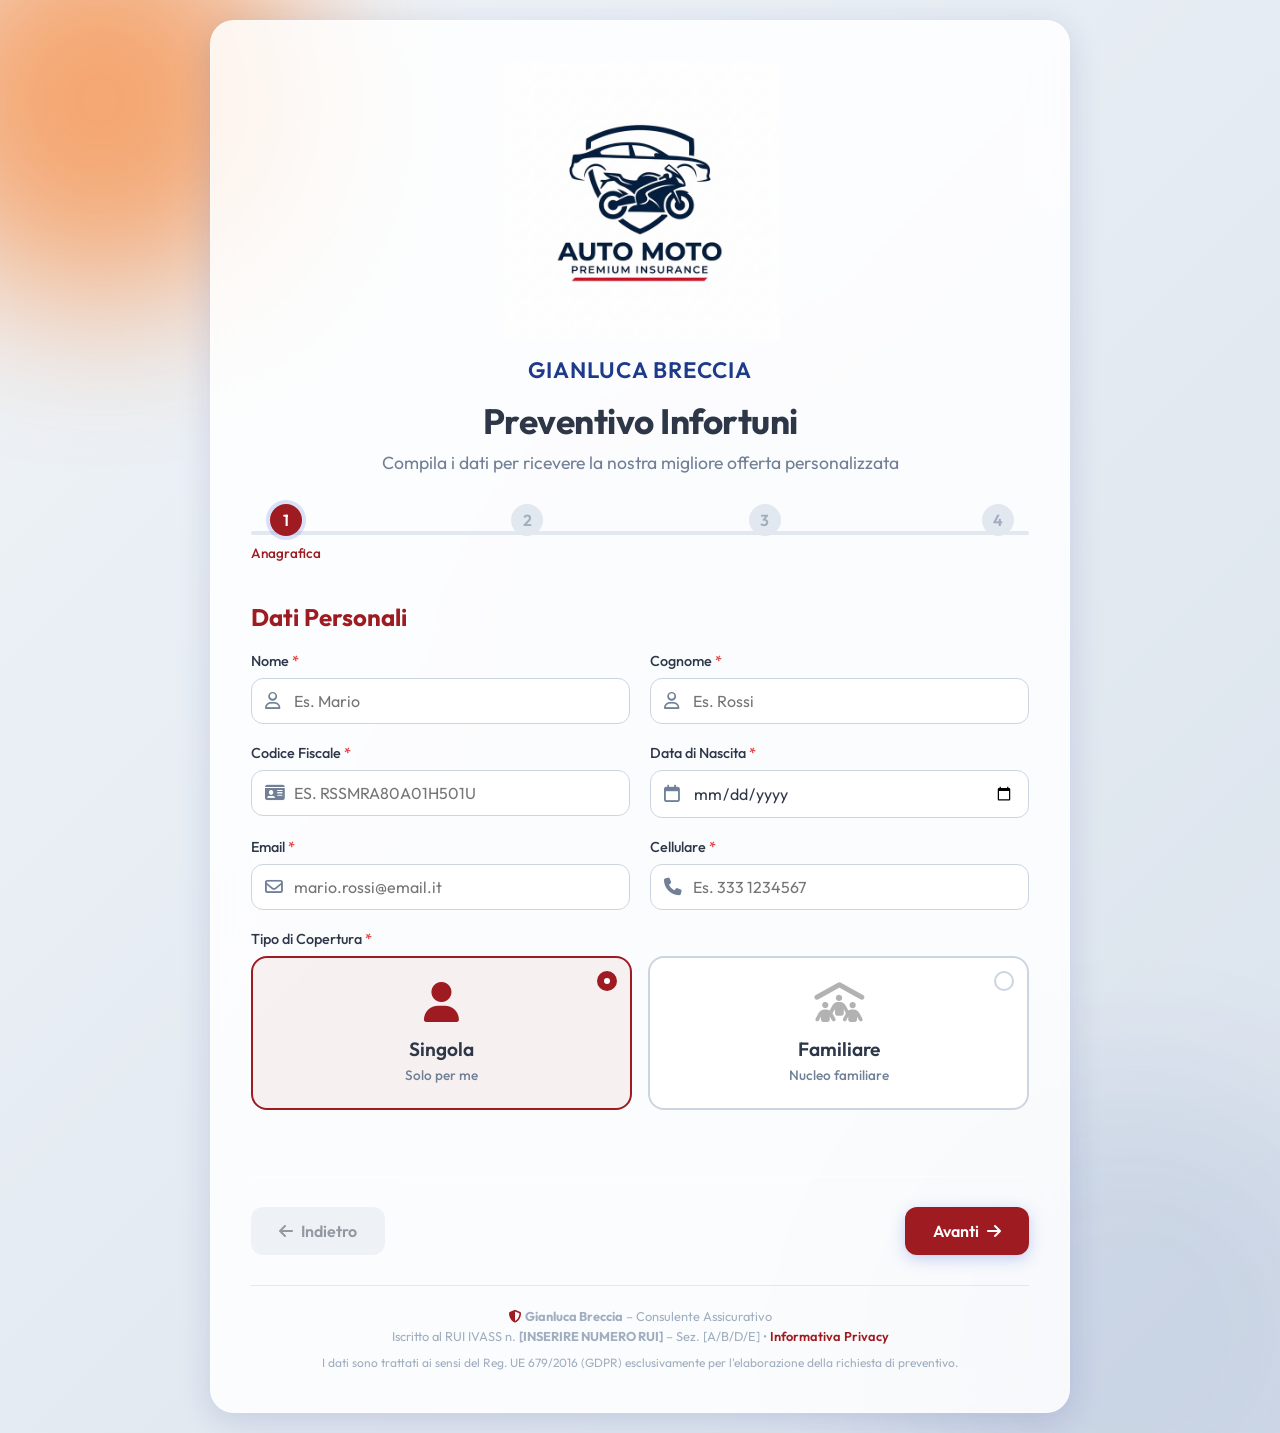
<file: preventivo-infortuni.html>
<!DOCTYPE html>
<html lang="it">

<head>
    <meta charset="UTF-8">
    <meta name="viewport" content="width=device-width, initial-scale=1.0">
    <title>Preventivo Infortuni – Gianluca Breccia</title>
    <meta name="description"
        content="Richiedi un preventivo per la polizza infortuni con Gianluca Breccia, Consulente Assicurativo.">
    <link rel="preconnect" href="https://fonts.googleapis.com">
    <link rel="preconnect" href="https://fonts.gstatic.com" crossorigin>
    <link href="https://fonts.googleapis.com/css2?family=Outfit:wght@300;400;500;600;700&display=swap" rel="stylesheet">
    <link rel="stylesheet" href="https://cdnjs.cloudflare.com/ajax/libs/font-awesome/6.4.0/css/all.min.css">
    <link rel="stylesheet" href="style.css">
</head>

<body>
    <div class="background-elements">
        <div class="blob blob-1" style="background: #f97316;"></div>
        <div class="blob blob-2"></div>
        <div class="blob blob-3"></div>
    </div>

    <main class="container">
        <div class="glass-panel">
            <header class="form-header">
                <div class="logo-wrapper">
                    <img src="logo-auto-moto.png" alt="Logo Gianluca Breccia" class="company-logo"
                        onerror="this.style.display='none'; this.nextElementSibling.style.display='block';">
                    <div class="logo-icon fallback" style="display: none;">
                        <i class="fa-solid fa-user-injured"></i>
                    </div>
                </div>
                <h2>Gianluca Breccia</h2>
                <h1>Preventivo Infortuni</h1>
                <p>Compila i dati per ricevere la nostra migliore offerta personalizzata</p>
            </header>

            <div class="progress-container">
                <div class="progress-bar" id="progress-bar"></div>
                <div class="step-indicators">
                    <div class="step-indicator active" data-step="1">
                        <span class="step-num">1</span>
                        <span class="step-label">Anagrafica</span>
                    </div>
                    <div class="step-indicator" data-step="2">
                        <span class="step-num">2</span>
                        <span class="step-label">Professione</span>
                    </div>
                    <div class="step-indicator" data-step="3">
                        <span class="step-num">3</span>
                        <span class="step-label">Coperture</span>
                    </div>
                    <div class="step-indicator" data-step="4">
                        <span class="step-num">4</span>
                        <span class="step-label">Conferma</span>
                    </div>
                </div>
            </div>

            <form action="https://api.web3forms.com/submit" method="POST" id="quote-form">
                <input type="hidden" name="access_key" value="e238d261-2c69-44d5-8ecd-c191d0777c05">
                <input type="hidden" name="subject" value="Nuova Richiesta Preventivo Infortuni">
                <input type="hidden" name="from_name" value="Preventivatore Infortuni">
                <input type="hidden" name="to" value="fveccia@aeaassicurazioni.it">
                <input type="checkbox" name="botcheck" class="hidden" style="display: none;">

                <div class="form-steps-wrapper">

                    <!-- STEP 1: Dati Anagrafici -->
                    <div class="form-step active" id="step-1">
                        <h2>Dati Personali</h2>
                        <div class="form-grid">
                            <div class="input-group">
                                <label for="nome">Nome <span class="required">*</span></label>
                                <div class="input-wrapper">
                                    <i class="fa-regular fa-user"></i>
                                    <input type="text" id="nome" name="Nome" required placeholder="Es. Mario">
                                </div>
                            </div>
                            <div class="input-group">
                                <label for="cognome">Cognome <span class="required">*</span></label>
                                <div class="input-wrapper">
                                    <i class="fa-regular fa-user"></i>
                                    <input type="text" id="cognome" name="Cognome" required placeholder="Es. Rossi">
                                </div>
                            </div>
                            <div class="input-group">
                                <label for="codice_fiscale">Codice Fiscale <span class="required">*</span></label>
                                <div class="input-wrapper">
                                    <i class="fa-solid fa-id-card"></i>
                                    <input type="text" id="codice_fiscale" name="Codice_Fiscale" required
                                        placeholder="Es. RSSMRA80A01H501U" style="text-transform: uppercase;"
                                        maxlength="16">
                                </div>
                            </div>
                            <div class="input-group">
                                <label for="data_nascita">Data di Nascita <span class="required">*</span></label>
                                <div class="input-wrapper">
                                    <i class="fa-regular fa-calendar"></i>
                                    <input type="date" id="data_nascita" name="Data_Di_Nascita" required>
                                </div>
                            </div>
                            <div class="input-group">
                                <label for="email">Email <span class="required">*</span></label>
                                <div class="input-wrapper">
                                    <i class="fa-regular fa-envelope"></i>
                                    <input type="email" id="email" name="Email" required
                                        placeholder="mario.rossi@email.it">
                                </div>
                            </div>
                            <div class="input-group">
                                <label for="telefono">Cellulare <span class="required">*</span></label>
                                <div class="input-wrapper">
                                    <i class="fa-solid fa-phone"></i>
                                    <input type="tel" id="telefono" name="Telefono" required
                                        placeholder="Es. 333 1234567">
                                </div>
                            </div>

                            <div class="input-group full-width" style="margin-bottom: 8px;">
                                <label>Tipo di Copertura <span class="required">*</span></label>
                                <div style="display: flex; gap: 16px; flex-wrap: wrap; margin-top: 4px;">
                                    <label class="custom-radio" style="flex: 1; min-width: 160px;">
                                        <input type="radio" name="Tipo_Copertura" value="Singola" required checked
                                            onchange="document.getElementById('componenti-box').style.display='none'; renderAdditionalMembers();">
                                        <div class="radio-content">
                                            <div class="radio-circle"></div>
                                            <i class="fa-solid fa-user"></i>
                                            <div class="radio-text">
                                                <span class="radio-title">Singola</span>
                                                <span class="radio-desc">Solo per me</span>
                                            </div>
                                        </div>
                                    </label>
                                    <label class="custom-radio" style="flex: 1; min-width: 160px;">
                                        <input type="radio" name="Tipo_Copertura" value="Familiare"
                                            onchange="document.getElementById('componenti-box').style.display='block'; renderAdditionalMembers();">
                                        <div class="radio-content">
                                            <div class="radio-circle"></div>
                                            <i class="fa-solid fa-people-roof"></i>
                                            <div class="radio-text">
                                                <span class="radio-title">Familiare</span>
                                                <span class="radio-desc">Nucleo familiare</span>
                                            </div>
                                        </div>
                                    </label>
                                </div>
                            </div>

                            <div class="input-group full-width" id="componenti-box" style="display:none;">
                                <label for="num_componenti">Numero di persone da assicurare <span
                                        class="required">*</span></label>
                                <div class="input-wrapper">
                                    <i class="fa-solid fa-users"></i>
                                    <select id="num_componenti" name="Num_Componenti_Totale"
                                        style="padding-left:48px;height:54px;background:transparent;border:none;width:100%;font-family:inherit;font-size:1rem;color:var(--text-main);"
                                        onchange="renderAdditionalMembers()">
                                        <option value="1">Solo 1 (me)</option>
                                        <option value="2">2 persone</option>
                                        <option value="3">3 persone</option>
                                        <option value="4">4 persone</option>
                                        <option value="5">5 persone</option>
                                        <option value="6">6 persone</option>
                                    </select>
                                </div>
                            </div>

                            <div id="additional-members-info" class="full-width"></div>

                        </div>
                    </div>

                    <!-- STEP 2: Attività e profilo -->
                    <div class="form-step" id="step-2">
                        <h2>Professione e Attività</h2>
                        <div class="form-grid">
                            <div class="input-group full-width" style="margin-bottom: 20px;">
                                <label>Tipo di Attività <span class="required">*</span></label>
                                <div style="display: flex; gap: 16px; flex-wrap: wrap;">
                                    <label class="custom-radio" style="flex: 1; min-width: 140px;">
                                        <input type="radio" name="Tipo_Attivita" value="Impiegato / Dipendente" required
                                            checked>
                                        <div class="radio-content">
                                            <div class="radio-circle"></div>
                                            <i class="fa-solid fa-briefcase"></i>
                                            <div class="radio-text">
                                                <span class="radio-title">Dipendente</span>
                                            </div>
                                        </div>
                                    </label>
                                    <label class="custom-radio" style="flex: 1; min-width: 140px;">
                                        <input type="radio" name="Tipo_Attivita" value="Libero Professionista">
                                        <div class="radio-content">
                                            <div class="radio-circle"></div>
                                            <i class="fa-solid fa-user-tie"></i>
                                            <div class="radio-text">
                                                <span class="radio-title">Libero Professionista</span>
                                            </div>
                                        </div>
                                    </label>
                                    <label class="custom-radio" style="flex: 1; min-width: 140px;">
                                        <input type="radio" name="Tipo_Attivita" value="Artigiano / Operaio">
                                        <div class="radio-content">
                                            <div class="radio-circle"></div>
                                            <i class="fa-solid fa-helmet-safety"></i>
                                            <div class="radio-text">
                                                <span class="radio-title">Artigiano / Operaio</span>
                                            </div>
                                        </div>
                                    </label>
                                    <label class="custom-radio" style="flex: 1; min-width: 140px;">
                                        <input type="radio" name="Tipo_Attivita" value="Sportivo / Casalingo">
                                        <div class="radio-content">
                                            <div class="radio-circle"></div>
                                            <i class="fa-solid fa-dumbbell"></i>
                                            <div class="radio-text">
                                                <span class="radio-title">Sport / Casalingo</span>
                                            </div>
                                        </div>
                                    </label>
                                    <label class="custom-radio" style="flex: 1; min-width: 140px;">
                                        <input type="radio" name="Tipo_Attivita" value="Studente / Minore / Bambino">
                                        <div class="radio-content">
                                            <div class="radio-circle"></div>
                                            <i class="fa-solid fa-child"></i>
                                            <div class="radio-text">
                                                <span class="radio-title">Studente / Minore</span>
                                            </div>
                                        </div>
                                    </label>
                                </div>
                            </div>

                            <div id="additional-members-professions" class="full-width"></div>
                            <div class="input-group full-width">
                                <label for="professione">Descrizione Professione <span class="required">*</span></label>
                                <div class="input-wrapper">
                                    <i class="fa-solid fa-pen-to-square"></i>
                                    <input type="text" id="professione" name="Professione" required
                                        placeholder="Es. Geometra, Elettricista, Insegnante...">
                                </div>
                            </div>
                            <div class="input-group full-width">
                                <label for="sport">Pratichi sport o attività a rischio?</label>
                                <div class="input-wrapper">
                                    <i class="fa-solid fa-person-running"></i>
                                    <input type="text" id="sport" name="Sport_Rischio"
                                        placeholder="Es. motociclismo, sci, calcio...">
                                </div>
                            </div>
                        </div>
                    </div>

                    <!-- STEP 3: Coperture -->
                    <div class="form-step" id="step-3">
                        <h2>Coperture Desiderate</h2>
                        <p class="subtitle">Seleziona le garanzie di tuo interesse</p>
                        <div class="checkbox-grid">
                            <label class="custom-checkbox">
                                <input type="checkbox" name="Copertura_Morte" value="Si">
                                <span class="checkmark"></span>
                                <div class="checkbox-content">
                                    <i class="fa-solid fa-cross"></i>
                                    <span>Morte da infortunio</span>
                                </div>
                            </label>
                            <label class="custom-checkbox">
                                <input type="checkbox" name="Copertura_Invalidita_Permanente" value="Si" checked>
                                <span class="checkmark"></span>
                                <div class="checkbox-content">
                                    <i class="fa-solid fa-wheelchair"></i>
                                    <span>Invalidità Permanente</span>
                                </div>
                            </label>
                            <label class="custom-checkbox">
                                <input type="checkbox" name="Copertura_Inabilita_Temporanea" value="Si">
                                <span class="checkmark"></span>
                                <div class="checkbox-content">
                                    <i class="fa-solid fa-bed-pulse"></i>
                                    <span>Inabilità Temporanea (diaria)</span>
                                </div>
                            </label>
                            <label class="custom-checkbox">
                                <input type="checkbox" name="Copertura_Ricovero" value="Si">
                                <span class="checkmark"></span>
                                <div class="checkbox-content">
                                    <i class="fa-solid fa-hospital"></i>
                                    <span>Diaria da Ricovero</span>
                                </div>
                            </label>
                            <label class="custom-checkbox">
                                <input type="checkbox" name="Copertura_Spese_Cure" value="Si">
                                <span class="checkmark"></span>
                                <div class="checkbox-content">
                                    <i class="fa-solid fa-stethoscope"></i>
                                    <span>Spese di Cura</span>
                                </div>
                            </label>
                            <label class="custom-checkbox">
                                <input type="checkbox" name="Copertura_Fratture" value="Si">
                                <span class="checkmark"></span>
                                <div class="checkbox-content">
                                    <i class="fa-solid fa-bone"></i>
                                    <span>Fratture</span>
                                </div>
                            </label>
                        </div>

                        <div class="input-group full-width" style="margin-top: 24px;">
                            <label for="note">Note o esigenze particolari</label>
                            <div class="input-wrapper">
                                <i class="fa-regular fa-comment"></i>
                                <textarea id="note" name="Note" placeholder="Descrivi eventuali esigenze specifiche..."
                                    rows="3" style="padding-top: 12px; resize: vertical;"></textarea>
                            </div>
                        </div>
                    </div>

                    <!-- STEP 4: Conferma -->
                    <div class="form-step" id="step-4">
                        <h2>Conferma e Invio</h2>
                        <p class="subtitle">Verifica i tuoi dati e invia la richiesta</p>

                        <div class="precontractual-note"
                            style="background:#f8fafc;border-left:4px solid #9e1b21;border-radius:0 12px 12px 0;padding:14px 18px;margin-bottom:20px;font-size:0.88rem;color:#4a5568;line-height:1.5;">
                            <i class="fa-solid fa-circle-info" style="color:#9e1b21;margin-right:6px;"></i>
                            <strong>Nota precontrattuale:</strong> La compilazione di questo modulo costituisce
                            esclusivamente una <strong>richiesta di preventivo</strong> e non vincola le parti alla
                            stipula di alcun contratto assicurativo.
                        </div>
                        <div class="privacy-policy">
                            <label class="custom-checkbox sm">
                                <input type="checkbox" name="Consenso_Privacy" value="Si" required>
                                <span class="checkmark"></span>
                                <div class="checkbox-content">
                                    <span>Dichiaro di aver letto l'<a href="privacy-policy.html" target="_blank"
                                            style="color:#9e1b21;font-weight:600;">Informativa sulla Privacy</a> (art.
                                        13 GDPR) e acconsento al trattamento dei miei dati personali ai fini
                                        dell'elaborazione del preventivo. <span class="required">*</span></span>
                                </div>
                            </label>
                        </div>

                        <div id="success-message" class="hidden">
                            <i class="fa-solid fa-circle-check"></i>
                            <h3>Richiesta inviata con successo!</h3>
                            <p>Abbiamo ricevuto i tuoi dati. Un nostro consulente ti contatterà con la migliore offerta
                                entro <strong>24-48 ore lavorative</strong>.</p>
                        </div>
                    </div>
                </div>

                <div class="form-navigation">
                    <button type="button" class="btn btn-secondary" id="btn-prev" disabled>
                        <i class="fa-solid fa-arrow-left"></i> Indietro
                    </button>
                    <button type="button" class="btn btn-primary" id="btn-next">
                        Avanti <i class="fa-solid fa-arrow-right"></i>
                    </button>
                    <button type="submit" class="btn btn-submit hidden" id="btn-submit">
                        Richiedi Preventivo <i class="fa-solid fa-paper-plane"></i>
                    </button>
                </div>
            </form>

            <footer
                style="margin-top:30px;padding-top:20px;border-top:1px solid #e2e8f0;text-align:center;font-size:0.8rem;color:#a0aec0;line-height:1.6;">
                <p><i class="fa-solid fa-shield-halved" style="color:#9e1b21;"></i> <strong>Gianluca Breccia</strong>
                    &ndash; Consulente Assicurativo</p>
                <p>Iscritto al RUI IVASS n. <strong>[INSERIRE NUMERO RUI]</strong> &ndash; Sez. [A/B/D/E] &bull;
                    <a href="privacy-policy.html" target="_blank"
                        style="color:#9e1b21;text-decoration:none;font-weight:600;">Informativa Privacy</a>
                </p>
                <p style="margin-top:6px;font-size:0.75rem;">I dati sono trattati ai sensi del Reg. UE 679/2016 (GDPR)
                    esclusivamente per l'elaborazione della richiesta di preventivo.</p>
            </footer>
        </div>
    </main>

    <div class="loading-overlay hidden" id="loading-overlay">
        <div class="spinner"></div>
        <p>Invio in corso...</p>
    </div>

    <script>
        // Multi-step form logic
        let currentStep = 1;
        const totalSteps = 4;

        function renderAdditionalMembers() {
            const num = parseInt(document.getElementById('num_componenti').value) || 1;
            const isFamiliare = document.querySelector('input[name="Tipo_Copertura"]:checked').value === 'Familiare';
            const infoContainer = document.getElementById('additional-members-info');
            const profContainer = document.getElementById('additional-members-professions');

            infoContainer.innerHTML = '';
            profContainer.innerHTML = '';

            if (isFamiliare && num > 1) {
                for (let i = 2; i <= num; i++) {
                    // Render Info Fields
                    const infoHtml = `
                        <div class="member-dynamic-section" style="margin-top: 30px; padding-top: 20px; border-top: 1px dashed rgba(0,0,0,0.1);">
                            <h3 style="font-size: 1.1rem; color: var(--primary); margin-bottom: 15px;"><i class="fa-solid fa-user-plus"></i> Dati Componente ${i}</h3>
                            <div class="form-grid" style="padding: 0;">
                                <div class="input-group">
                                    <label>Nome <span class="required">*</span></label>
                                    <div class="input-wrapper"><i class="fa-regular fa-user"></i><input type="text" name="Comp${i}_Nome" required placeholder="Nome"></div>
                                </div>
                                <div class="input-group">
                                    <label>Cognome <span class="required">*</span></label>
                                    <div class="input-wrapper"><i class="fa-regular fa-user"></i><input type="text" name="Comp${i}_Cognome" required placeholder="Cognome"></div>
                                </div>
                                <div class="input-group">
                                    <label>Codice Fiscale <span class="required">*</span></label>
                                    <div class="input-wrapper"><i class="fa-solid fa-id-card"></i><input type="text" name="Comp${i}_CF" required placeholder="Codice Fiscale" style="text-transform: uppercase;" maxlength="16"></div>
                                </div>
                                <div class="input-group">
                                    <label>Data di Nascita <span class="required">*</span></label>
                                    <div class="input-wrapper"><i class="fa-regular fa-calendar"></i><input type="date" name="Comp${i}_Data_Nascita" required></div>
                                </div>
                            </div>
                        </div>`;
                    infoContainer.insertAdjacentHTML('beforeend', infoHtml);

                    // Render Profession Fields
                    const profHtml = `
                        <div class="member-dynamic-section" style="margin-top: 30px; padding-top: 20px; border-top: 1px dashed rgba(0,0,0,0.1);">
                            <h3 style="font-size: 1.1rem; color: var(--primary); margin-bottom: 15px;"><i class="fa-solid fa-briefcase"></i> Professione Componente ${i}</h3>
                            <div class="form-grid" style="padding: 0;">
                                <div class="input-group full-width">
                                    <label>Tipo di Attività <span class="required">*</span></label>
                                    <div class="input-wrapper">
                                        <i class="fa-solid fa-briefcase"></i>
                                        <select name="Comp${i}_Tipo_Attivita" required style="padding-left:48px;height:54px;background:transparent;border:none;width:100%;font-family:inherit;font-size:1rem;color:var(--text-main);">
                                            <option value="Impiegato / Dipendente">Impiegato / Dipendente</option>
                                            <option value="Libero Professionista">Libero Professionista</option>
                                            <option value="Artigiano / Operaio">Artigiano / Operaio</option>
                                            <option value="Sportivo / Casalingo">Sportivo / Casalingo</option>
                                            <option value="Studente / Minore / Bambino">Studente / Minore / Bambino</option>
                                        </select>
                                    </div>
                                </div>
                                <div class="input-group full-width">
                                    <label>Descrizione Professione <span class="required">*</span></label>
                                    <div class="input-wrapper"><i class="fa-solid fa-pen-to-square"></i><input type="text" name="Comp${i}_Professione" required placeholder="Es. Studente, Coniuge, ecc."></div>
                                </div>
                            </div>
                        </div>`;
                    profContainer.insertAdjacentHTML('beforeend', profHtml);
                }
            }
        }

        function updateProgress() {
            const pct = ((currentStep - 1) / (totalSteps - 1)) * 100;
            document.getElementById('progress-bar').style.width = pct + '%';
            document.querySelectorAll('.step-indicator').forEach((el, i) => {
                el.classList.toggle('active', i < currentStep);
                el.classList.toggle('completed', i < currentStep - 1);
            });
        }

        function showStep(step) {
            document.querySelectorAll('.form-step').forEach((el, i) => {
                el.classList.toggle('active', i === step - 1);
            });
            document.getElementById('btn-prev').disabled = step === 1;
            document.getElementById('btn-next').classList.toggle('hidden', step === totalSteps);
            document.getElementById('btn-submit').classList.toggle('hidden', step !== totalSteps);
            updateProgress();
        }

        document.getElementById('btn-next').addEventListener('click', () => {
            if (currentStep < totalSteps) { currentStep++; showStep(currentStep); }
        });
        document.getElementById('btn-prev').addEventListener('click', () => {
            if (currentStep > 1) { currentStep--; showStep(currentStep); }
        });

        document.getElementById('quote-form').addEventListener('submit', async (e) => {
            e.preventDefault();
            const overlay = document.getElementById('loading-overlay');
            overlay.classList.remove('hidden');
            const data = new FormData(e.target);
            const res = await fetch('https://api.web3forms.com/submit', { method: 'POST', body: data });
            overlay.classList.add('hidden');
            if (res.ok) {
                document.querySelector('.form-steps-wrapper').style.display = 'none';
                document.querySelector('.form-navigation').style.display = 'none';
                document.querySelector('.progress-container').style.display = 'none';
                document.getElementById('success-message').classList.remove('hidden');
            }
        });

        showStep(1);
    </script>
</body>

</html>
</file>
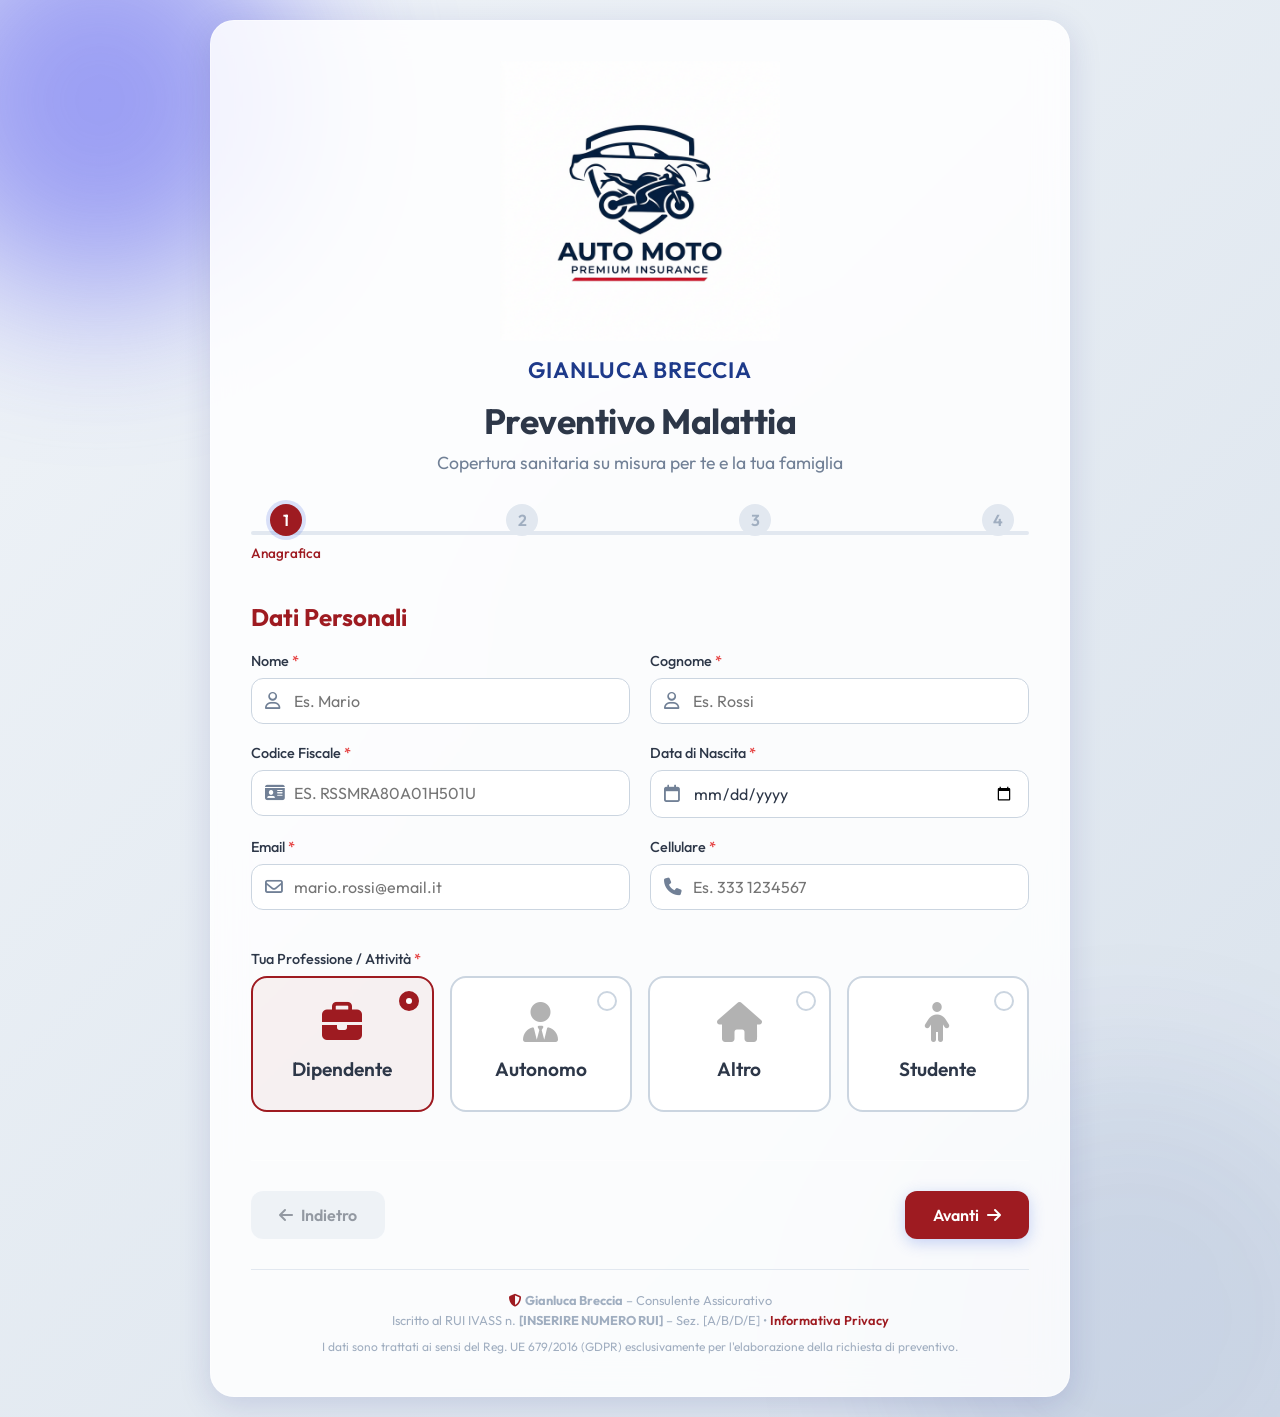
<file: preventivo-malattia.html>
<!DOCTYPE html>
<html lang="it">

<head>
    <meta charset="UTF-8">
    <meta name="viewport" content="width=device-width, initial-scale=1.0">
    <title>Preventivo Malattia – Gianluca Breccia</title>
    <meta name="description"
        content="Richiedi un preventivo per la polizza malattia con Gianluca Breccia, Consulente Assicurativo.">
    <link rel="preconnect" href="https://fonts.googleapis.com">
    <link rel="preconnect" href="https://fonts.gstatic.com" crossorigin>
    <link href="https://fonts.googleapis.com/css2?family=Outfit:wght@300;400;500;600;700&display=swap" rel="stylesheet">
    <link rel="stylesheet" href="https://cdnjs.cloudflare.com/ajax/libs/font-awesome/6.4.0/css/all.min.css">
    <link rel="stylesheet" href="style.css">
</head>

<body>
    <div class="background-elements">
        <div class="blob blob-1" style="background: #6366f1;"></div>
        <div class="blob blob-2"></div>
        <div class="blob blob-3"></div>
    </div>

    <main class="container">
        <div class="glass-panel">
            <header class="form-header">
                <div class="logo-wrapper">
                    <img src="logo-auto-moto.png" alt="Logo Gianluca Breccia" class="company-logo"
                        onerror="this.style.display='none'; this.nextElementSibling.style.display='block';">
                    <div class="logo-icon fallback" style="display: none;">
                        <i class="fa-solid fa-heart-pulse"></i>
                    </div>
                </div>
                <h2>Gianluca Breccia</h2>
                <h1>Preventivo Malattia</h1>
                <p>Copertura sanitaria su misura per te e la tua famiglia</p>
            </header>

            <div class="progress-container">
                <div class="progress-bar" id="progress-bar"></div>
                <div class="step-indicators">
                    <div class="step-indicator active" data-step="1">
                        <span class="step-num">1</span>
                        <span class="step-label">Anagrafica</span>
                    </div>
                    <div class="step-indicator" data-step="2">
                        <span class="step-num">2</span>
                        <span class="step-label">Nucleo</span>
                    </div>
                    <div class="step-indicator" data-step="3">
                        <span class="step-num">3</span>
                        <span class="step-label">Coperture</span>
                    </div>
                    <div class="step-indicator" data-step="4">
                        <span class="step-num">4</span>
                        <span class="step-label">Conferma</span>
                    </div>
                </div>
            </div>

            <form action="https://api.web3forms.com/submit" method="POST" id="quote-form">
                <input type="hidden" name="access_key" value="e238d261-2c69-44d5-8ecd-c191d0777c05">
                <input type="hidden" name="subject" value="Nuova Richiesta Preventivo Malattia">
                <input type="hidden" name="from_name" value="Preventivatore Malattia">
                <input type="hidden" name="to" value="fveccia@aeaassicurazioni.it">
                <input type="checkbox" name="botcheck" class="hidden" style="display: none;">

                <div class="form-steps-wrapper">

                    <!-- STEP 1: Dati Anagrafici -->
                    <div class="form-step active" id="step-1">
                        <h2>Dati Personali</h2>
                        <div class="form-grid">
                            <div class="input-group">
                                <label for="nome">Nome <span class="required">*</span></label>
                                <div class="input-wrapper">
                                    <i class="fa-regular fa-user"></i>
                                    <input type="text" id="nome" name="Nome" required placeholder="Es. Mario">
                                </div>
                            </div>
                            <div class="input-group">
                                <label for="cognome">Cognome <span class="required">*</span></label>
                                <div class="input-wrapper">
                                    <i class="fa-regular fa-user"></i>
                                    <input type="text" id="cognome" name="Cognome" required placeholder="Es. Rossi">
                                </div>
                            </div>
                            <div class="input-group">
                                <label for="codice_fiscale">Codice Fiscale <span class="required">*</span></label>
                                <div class="input-wrapper">
                                    <i class="fa-solid fa-id-card"></i>
                                    <input type="text" id="codice_fiscale" name="Codice_Fiscale" required
                                        placeholder="Es. RSSMRA80A01H501U" style="text-transform: uppercase;"
                                        maxlength="16">
                                </div>
                            </div>
                            <div class="input-group">
                                <label for="data_nascita">Data di Nascita <span class="required">*</span></label>
                                <div class="input-wrapper">
                                    <i class="fa-regular fa-calendar"></i>
                                    <input type="date" id="data_nascita" name="Data_Di_Nascita" required>
                                </div>
                            </div>
                            <div class="input-group">
                                <label for="email">Email <span class="required">*</span></label>
                                <div class="input-wrapper">
                                    <i class="fa-regular fa-envelope"></i>
                                    <input type="email" id="email" name="Email" required
                                        placeholder="mario.rossi@email.it">
                                </div>
                            </div>
                            <div class="input-group">
                                <label for="telefono">Cellulare <span class="required">*</span></label>
                                <div class="input-wrapper">
                                    <i class="fa-solid fa-phone"></i>
                                    <input type="tel" id="telefono" name="Telefono" required
                                        placeholder="Es. 333 1234567">
                                </div>
                            </div>
                            <div class="input-group full-width" style="margin-top: 20px; margin-bottom: 10px;">
                                <label>Tua Professione / Attività <span class="required">*</span></label>
                                <div style="display: flex; gap: 16px; flex-wrap: wrap; margin-top: 8px;">
                                    <label class="custom-radio" style="flex: 1; min-width: 140px;">
                                        <input type="radio" name="Professione_Contraente" value="Dipendente" required
                                            checked>
                                        <div class="radio-content">
                                            <div class="radio-circle"></div>
                                            <i class="fa-solid fa-briefcase"></i>
                                            <div class="radio-text"><span class="radio-title">Dipendente</span></div>
                                        </div>
                                    </label>
                                    <label class="custom-radio" style="flex: 1; min-width: 140px;">
                                        <input type="radio" name="Professione_Contraente" value="Autonomo">
                                        <div class="radio-content">
                                            <div class="radio-circle"></div>
                                            <i class="fa-solid fa-user-tie"></i>
                                            <div class="radio-text"><span class="radio-title">Autonomo</span></div>
                                        </div>
                                    </label>
                                    <label class="custom-radio" style="flex: 1; min-width: 140px;">
                                        <input type="radio" name="Professione_Contraente" value="Casalingo / Altro">
                                        <div class="radio-content">
                                            <div class="radio-circle"></div>
                                            <i class="fa-solid fa-house"></i>
                                            <div class="radio-text"><span class="radio-title">Altro</span></div>
                                        </div>
                                    </label>
                                    <label class="custom-radio" style="flex: 1; min-width: 140px;">
                                        <input type="radio" name="Professione_Contraente"
                                            value="Studente / Minore / Bambino">
                                        <div class="radio-content">
                                            <div class="radio-circle"></div>
                                            <i class="fa-solid fa-child"></i>
                                            <div class="radio-text"><span class="radio-title">Studente</span></div>
                                        </div>
                                    </label>
                                </div>
                            </div>
                        </div>
                    </div>

                    <!-- STEP 2: Nucleo familiare -->
                    <div class="form-step" id="step-2">
                        <h2>Nucleo Familiare</h2>
                        <div class="form-grid">

                            <div class="input-group full-width" style="margin-bottom: 20px;">
                                <label>Tipo di Copertura <span class="required">*</span></label>
                                <div style="display: flex; gap: 16px; flex-wrap: wrap; margin-top: 4px;">
                                    <label class="custom-radio" style="flex: 1; min-width: 160px;">
                                        <input type="radio" name="Tipo_Copertura" value="Singola" required checked
                                            onchange="document.getElementById('familiare-options').style.display='none'; updateFamilyDetails();">
                                        <div class="radio-content">
                                            <div class="radio-circle"></div>
                                            <i class="fa-solid fa-user"></i>
                                            <div class="radio-text">
                                                <span class="radio-title">Singola</span>
                                                <span class="radio-desc">Solo per me</span>
                                            </div>
                                        </div>
                                    </label>
                                    <label class="custom-radio" style="flex: 1; min-width: 160px;">
                                        <input type="radio" name="Tipo_Copertura" value="Familiare"
                                            onchange="document.getElementById('familiare-options').style.display='block'; updateFamilyDetails();">
                                        <div class="radio-content">
                                            <div class="radio-circle"></div>
                                            <i class="fa-solid fa-people-roof"></i>
                                            <div class="radio-text">
                                                <span class="radio-title">Familiare</span>
                                                <span class="radio-desc">Nucleo familiare</span>
                                            </div>
                                        </div>
                                    </label>
                                </div>
                            </div>

                            <div id="familiare-options" style="display:none; grid-column: span 2;">
                                <div class="form-grid" style="padding:0;">
                                    <div class="input-group full-width" style="margin-bottom: 16px;">
                                        <label>Composizione del nucleo <span class="required">*</span></label>
                                        <div style="display: flex; gap: 16px; flex-wrap: wrap;">
                                            <label class="custom-radio" style="flex: 1; min-width: 130px;">
                                                <input type="radio" name="Nucleo_Assicurato" value="Coppia"
                                                    onchange="updateFamilyDetails()">
                                                <div class="radio-content">
                                                    <div class="radio-circle"></div>
                                                    <i class="fa-solid fa-user-group"></i>
                                                    <div class="radio-text">
                                                        <span class="radio-title">Coppia</span>
                                                        <span class="radio-desc">Me e coniuge</span>
                                                    </div>
                                                </div>
                                            </label>
                                            <label class="custom-radio" style="flex: 1; min-width: 130px;">
                                                <input type="radio" name="Nucleo_Assicurato" value="Famiglia"
                                                    onchange="updateFamilyDetails()">
                                                <div class="radio-content">
                                                    <div class="radio-circle"></div>
                                                    <i class="fa-solid fa-people-roof"></i>
                                                    <div class="radio-text">
                                                        <span class="radio-title">Famiglia</span>
                                                        <span class="radio-desc">Con figli</span>
                                                    </div>
                                                </div>
                                            </label>
                                        </div>
                                    </div>

                                    <div id="family-composition-fields" style="display:none; width: 100%;">
                                        <div class="form-grid" style="padding:0;">
                                            <div class="input-group">
                                                <label for="num_totale">Totale componenti nucleo <span
                                                        class="required">*</span></label>
                                                <div class="input-wrapper">
                                                    <i class="fa-solid fa-users"></i>
                                                    <select id="num_totale" name="Num_Totale_Componenti"
                                                        onchange="updateFamilyDetails()"
                                                        style="padding-left: 48px; height: 54px; background: transparent; border: none; width: 100%; font-family: inherit; font-size: 1rem; color: var(--text-main);">
                                                        <option value="2">2 persone</option>
                                                        <option value="3">3 persone</option>
                                                        <option value="4" selected>4 persone</option>
                                                        <option value="5">5 persone</option>
                                                        <option value="6">6 persone</option>
                                                        <option value="7+">7 o più</option>
                                                    </select>
                                                </div>
                                            </div>
                                            <div class="input-group">
                                                <label for="num_figli">Di cui figli da assicurare <span
                                                        class="required">*</span></label>
                                                <div class="input-wrapper">
                                                    <i class="fa-solid fa-baby"></i>
                                                    <select id="num_figli" name="Numero_Figli"
                                                        onchange="updateFamilyDetails()"
                                                        style="padding-left: 48px; height: 54px; background: transparent; border: none; width: 100%; font-family: inherit; font-size: 1rem; color: var(--text-main);">
                                                        <option value="0">Nessuno</option>
                                                        <option value="1">1 figlio</option>
                                                        <option value="2" selected>2 figli</option>
                                                        <option value="3">3 figli</option>
                                                        <option value="4+">4 o più</option>
                                                    </select>
                                                </div>
                                            </div>
                                        </div>
                                    </div>

                                    <div id="family-members-details" class="full-width" style="margin-top: 10px;"></div>
                                </div>
                            </div>

                            <div class="input-group full-width">
                                <label for="patologie">Patologie o condizioni preesistenti (facoltativo)</label>
                                <div class="input-wrapper">
                                    <i class="fa-solid fa-file-medical"></i>
                                    <textarea id="patologie" name="Patologie_Preesistenti"
                                        placeholder="Es. ipertensione, diabete, allergie..." rows="3"
                                        style="padding-top: 12px; resize: vertical;"></textarea>
                                </div>
                                <small
                                    style="display:block; margin-top:5px; color: var(--text-muted); font-size: 0.8rem;">
                                    Queste informazioni ci permettono di trovare la copertura più adatta alle tue
                                    esigenze.
                                </small>
                            </div>
                        </div>
                    </div>

                    <!-- STEP 3: Coperture -->
                    <div class="form-step" id="step-3">
                        <h2>Coperture Sanitarie</h2>
                        <p class="subtitle">Seleziona le garanzie di tuo interesse</p>
                        <div class="checkbox-grid">
                            <label class="custom-checkbox">
                                <input type="checkbox" name="Copertura_Ricovero" value="Si" checked>
                                <span class="checkmark"></span>
                                <div class="checkbox-content">
                                    <i class="fa-solid fa-hospital"></i>
                                    <span>Ricovero Ospedaliero</span>
                                </div>
                            </label>
                            <label class="custom-checkbox">
                                <input type="checkbox" name="Copertura_Interventi_Chirurgici" value="Si">
                                <span class="checkmark"></span>
                                <div class="checkbox-content">
                                    <i class="fa-solid fa-scalpel"></i>
                                    <span>Interventi Chirurgici</span>
                                </div>
                            </label>
                            <label class="custom-checkbox">
                                <input type="checkbox" name="Copertura_Visite_Specialistiche" value="Si">
                                <span class="checkmark"></span>
                                <div class="checkbox-content">
                                    <i class="fa-solid fa-user-doctor"></i>
                                    <span>Visite Specialistiche</span>
                                </div>
                            </label>
                            <label class="custom-checkbox">
                                <input type="checkbox" name="Copertura_Diagnostica" value="Si">
                                <span class="checkmark"></span>
                                <div class="checkbox-content">
                                    <i class="fa-solid fa-microscope"></i>
                                    <span>Esami Diagnostici</span>
                                </div>
                            </label>
                            <label class="custom-checkbox">
                                <input type="checkbox" name="Copertura_Farmaci" value="Si">
                                <span class="checkmark"></span>
                                <div class="checkbox-content">
                                    <i class="fa-solid fa-pills"></i>
                                    <span>Farmaci e Terapie</span>
                                </div>
                            </label>
                            <label class="custom-checkbox">
                                <input type="checkbox" name="Copertura_Dentistica" value="Si">
                                <span class="checkmark"></span>
                                <div class="checkbox-content">
                                    <i class="fa-solid fa-tooth"></i>
                                    <span>Cure Dentistiche</span>
                                </div>
                            </label>
                            <label class="custom-checkbox">
                                <input type="checkbox" name="Copertura_Maternita" value="Si">
                                <span class="checkmark"></span>
                                <div class="checkbox-content">
                                    <i class="fa-solid fa-baby-carriage"></i>
                                    <span>Maternità</span>
                                </div>
                            </label>
                        </div>
                        <div class="input-group full-width" style="margin-top: 24px;">
                            <label for="note">Note o esigenze particolari</label>
                            <div class="input-wrapper">
                                <i class="fa-regular fa-comment"></i>
                                <textarea id="note" name="Note" placeholder="Descrivi eventuali esigenze specifiche..."
                                    rows="3" style="padding-top: 12px; resize: vertical;"></textarea>
                            </div>
                        </div>
                    </div>

                    <!-- STEP 4: Conferma -->
                    <div class="form-step" id="step-4">
                        <h2>Conferma e Invio</h2>
                        <p class="subtitle">Verifica i tuoi dati e invia la richiesta</p>

                        <div class="precontractual-note"
                            style="background:#f8fafc;border-left:4px solid #9e1b21;border-radius:0 12px 12px 0;padding:14px 18px;margin-bottom:20px;font-size:0.88rem;color:#4a5568;line-height:1.5;">
                            <i class="fa-solid fa-circle-info" style="color:#9e1b21;margin-right:6px;"></i>
                            <strong>Nota precontrattuale:</strong> La compilazione di questo modulo costituisce
                            esclusivamente una <strong>richiesta di preventivo</strong> e non vincola le parti alla
                            stipula di alcun contratto assicurativo.
                        </div>
                        <div class="privacy-policy">
                            <label class="custom-checkbox sm">
                                <input type="checkbox" name="Consenso_Privacy" value="Si" required>
                                <span class="checkmark"></span>
                                <div class="checkbox-content">
                                    <span>Dichiaro di aver letto l'<a href="privacy-policy.html" target="_blank"
                                            style="color:#9e1b21;font-weight:600;">Informativa sulla Privacy</a> (art.
                                        13 GDPR) e acconsento al trattamento dei miei dati personali ai fini
                                        dell'elaborazione del preventivo. <span class="required">*</span></span>
                                </div>
                            </label>
                        </div>

                        <div id="success-message" class="hidden">
                            <i class="fa-solid fa-circle-check"></i>
                            <h3>Richiesta inviata con successo!</h3>
                            <p>Abbiamo ricevuto i tuoi dati. Un nostro consulente ti contatterà con la migliore offerta
                                entro <strong>24-48 ore lavorative</strong>.</p>
                        </div>
                    </div>
                </div>

                <div class="form-navigation">
                    <button type="button" class="btn btn-secondary" id="btn-prev" disabled>
                        <i class="fa-solid fa-arrow-left"></i> Indietro
                    </button>
                    <button type="button" class="btn btn-primary" id="btn-next">
                        Avanti <i class="fa-solid fa-arrow-right"></i>
                    </button>
                    <button type="submit" class="btn btn-submit hidden" id="btn-submit">
                        Richiedi Preventivo <i class="fa-solid fa-paper-plane"></i>
                    </button>
                </div>
            </form>

            <footer
                style="margin-top:30px;padding-top:20px;border-top:1px solid #e2e8f0;text-align:center;font-size:0.8rem;color:#a0aec0;line-height:1.6;">
                <p><i class="fa-solid fa-shield-halved" style="color:#9e1b21;"></i> <strong>Gianluca Breccia</strong>
                    &ndash; Consulente Assicurativo</p>
                <p>Iscritto al RUI IVASS n. <strong>[INSERIRE NUMERO RUI]</strong> &ndash; Sez. [A/B/D/E] &bull;
                    <a href="privacy-policy.html" target="_blank"
                        style="color:#9e1b21;text-decoration:none;font-weight:600;">Informativa Privacy</a>
                </p>
                <p style="margin-top:6px;font-size:0.75rem;">I dati sono trattati ai sensi del Reg. UE 679/2016 (GDPR)
                    esclusivamente per l'elaborazione della richiesta di preventivo.</p>
            </footer>
        </div>
    </main>

    <div class="loading-overlay hidden" id="loading-overlay">
        <div class="spinner"></div>
        <p>Invio in corso...</p>
    </div>

    <script>
        let currentStep = 1;
        const totalSteps = 4;

        function updateFamilyDetails() {
            const isFamiliare = document.querySelector('input[name="Tipo_Copertura"]:checked').value === 'Familiare';
            const nucleoType = document.querySelector('input[name="Nucleo_Assicurato"]:checked')?.value;
            const compFields = document.getElementById('family-composition-fields');
            const detailsContainer = document.getElementById('family-members-details');

            detailsContainer.innerHTML = '';

            if (!isFamiliare) {
                compFields.style.display = 'none';
                return;
            }

            if (nucleoType === 'Famiglia') {
                compFields.style.display = 'block';
            } else {
                compFields.style.display = 'none';
            }

            let membersToRender = [];
            if (nucleoType === 'Coppia') {
                membersToRender.push({ label: 'Coniuge / Convivente', prefix: 'Coniuge' });
            } else if (nucleoType === 'Famiglia') {
                membersToRender.push({ label: 'Coniuge / Convivente', prefix: 'Coniuge' });
                const numFigli = parseInt(document.getElementById('num_figli').value) || 0;
                for (let i = 1; i <= numFigli; i++) {
                    membersToRender.push({ label: `Figlio ${i}`, prefix: `Figlio${i}` });
                }
            }

            membersToRender.forEach(m => {
                const html = `
                    <div class="member-dynamic-section" style="margin-top: 25px; padding-top: 20px; border-top: 1px dashed rgba(0,0,0,0.1);">
                        <h3 style="font-size: 1.1rem; color: var(--primary); margin-bottom: 15px;"><i class="fa-solid fa-user-plus"></i> Dati ${m.label}</h3>
                        <div class="form-grid" style="padding: 0;">
                            <div class="input-group">
                                <label>Nome <span class="required">*</span></label>
                                <div class="input-wrapper"><i class="fa-regular fa-user"></i><input type="text" name="${m.prefix}_Nome" required placeholder="Nome"></div>
                            </div>
                            <div class="input-group">
                                <label>Cognome <span class="required">*</span></label>
                                <div class="input-wrapper"><i class="fa-regular fa-user"></i><input type="text" name="${m.prefix}_Cognome" required placeholder="Cognome"></div>
                            </div>
                            <div class="input-group">
                                <label>Codice Fiscale <span class="required">*</span></label>
                                <div class="input-wrapper"><i class="fa-solid fa-id-card"></i><input type="text" name="${m.prefix}_CF" required placeholder="Codice Fiscale" style="text-transform: uppercase;" maxlength="16"></div>
                            </div>
                            <div class="input-group">
                                <label>Data di Nascita <span class="required">*</span></label>
                                <div class="input-wrapper"><i class="fa-regular fa-calendar"></i><input type="date" name="${m.prefix}_Data_Nascita" required></div>
                            </div>
                            <div class="input-group full-width">
                                <label>Professione / Stato <span class="required">*</span></label>
                                <div class="input-wrapper">
                                    <i class="fa-solid fa-briefcase"></i>
                                    <select name="${m.prefix}_Professione" required style="padding-left:48px;height:54px;background:transparent;border:none;width:100%;font-family:inherit;font-size:1rem;color:var(--text-main);">
                                        <option value="Dipendente">Dipendente</option>
                                        <option value="Autonomo">Autonomo</option>
                                        <option value="Casalingo / Altro">Casalingo / Altro</option>
                                        <option value="Studente / Minore / Bambino">Studente / Minore / Bambino</option>
                                    </select>
                                </div>
                            </div>
                        </div>
                    </div>`;
                detailsContainer.insertAdjacentHTML('beforeend', html);
            });
        }

        function updateProgress() {
            const pct = ((currentStep - 1) / (totalSteps - 1)) * 100;
            document.getElementById('progress-bar').style.width = pct + '%';
            document.querySelectorAll('.step-indicator').forEach((el, i) => {
                el.classList.toggle('active', i < currentStep);
                el.classList.toggle('completed', i < currentStep - 1);
            });
        }

        function showStep(step) {
            document.querySelectorAll('.form-step').forEach((el, i) => {
                el.classList.toggle('active', i === step - 1);
            });
            document.getElementById('btn-prev').disabled = step === 1;
            document.getElementById('btn-next').classList.toggle('hidden', step === totalSteps);
            document.getElementById('btn-submit').classList.toggle('hidden', step !== totalSteps);
            updateProgress();
        }

        document.getElementById('btn-next').addEventListener('click', () => {
            if (currentStep < totalSteps) { currentStep++; showStep(currentStep); }
        });
        document.getElementById('btn-prev').addEventListener('click', () => {
            if (currentStep > 1) { currentStep--; showStep(currentStep); }
        });

        document.getElementById('quote-form').addEventListener('submit', async (e) => {
            e.preventDefault();
            const overlay = document.getElementById('loading-overlay');
            overlay.classList.remove('hidden');
            const data = new FormData(e.target);
            const res = await fetch('https://api.web3forms.com/submit', { method: 'POST', body: data });
            overlay.classList.add('hidden');
            if (res.ok) {
                document.querySelector('.form-steps-wrapper').style.display = 'none';
                document.querySelector('.form-navigation').style.display = 'none';
                document.querySelector('.progress-container').style.display = 'none';
                document.getElementById('success-message').classList.remove('hidden');
            }
        });

        showStep(1);
    </script>
</body>

</html>
</file>
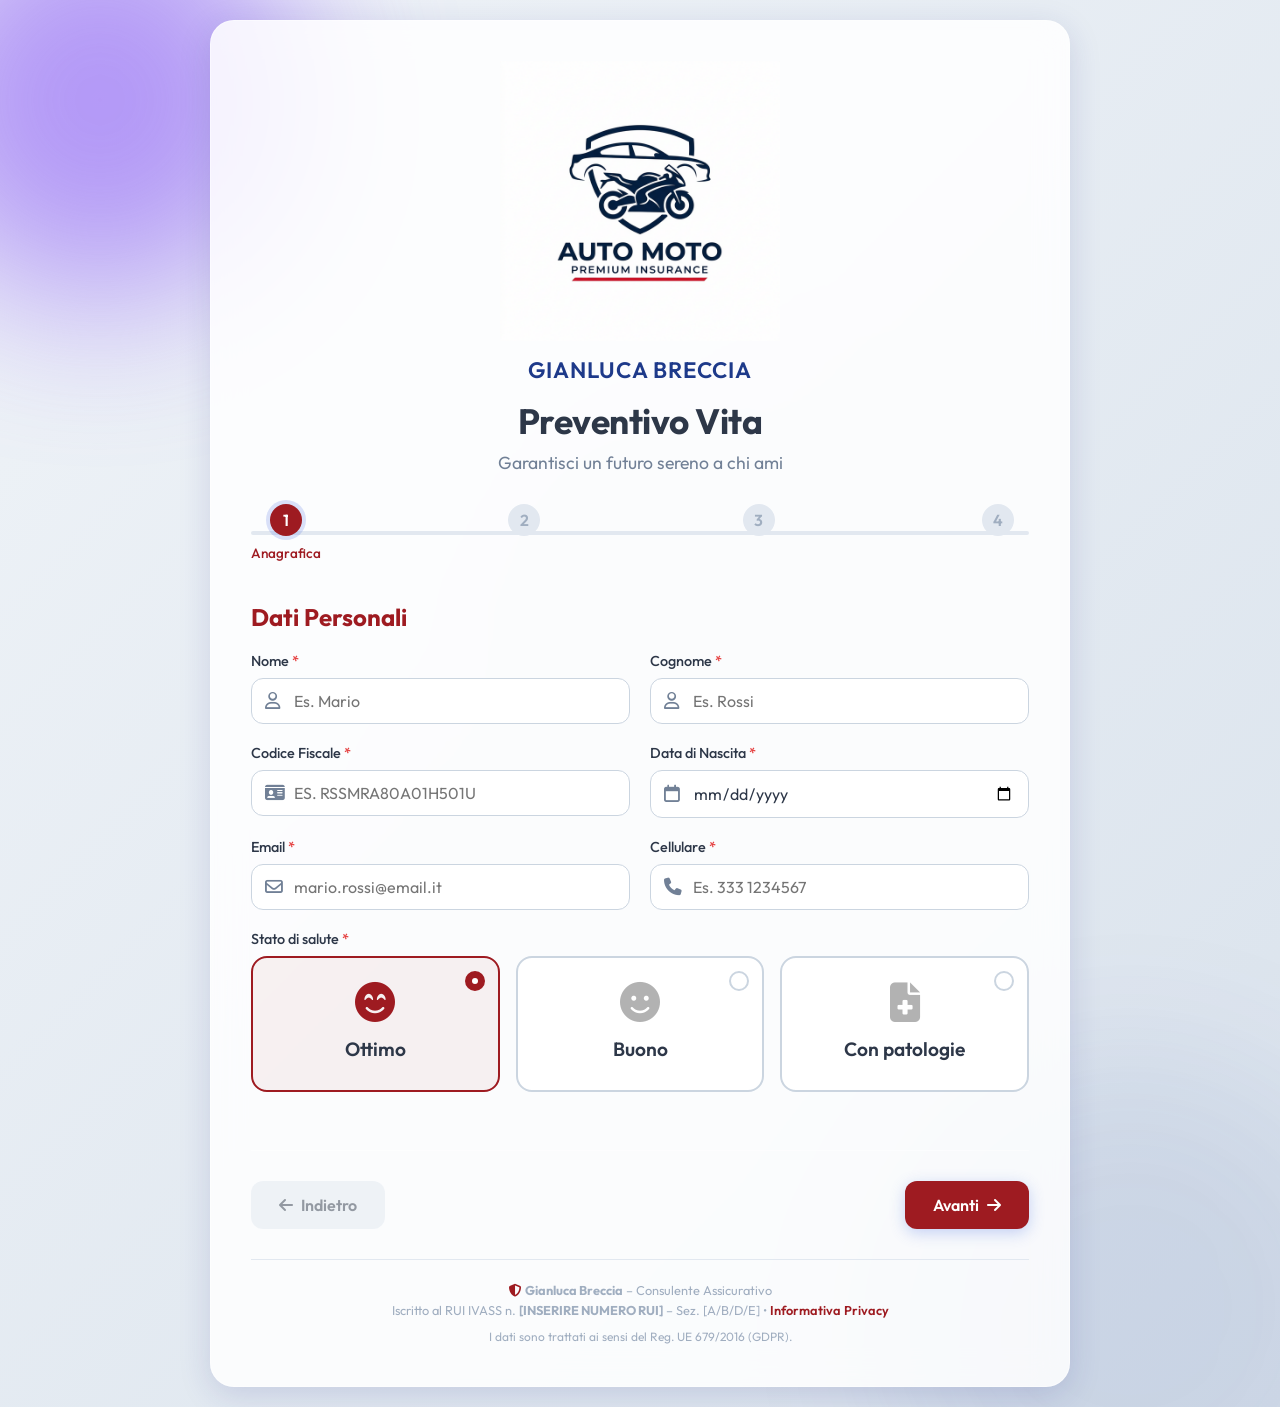
<file: preventivo-vita.html>
<!DOCTYPE html>
<html lang="it">

<head>
    <meta charset="UTF-8">
    <meta name="viewport" content="width=device-width, initial-scale=1.0">
    <title>Preventivo Vita – Gianluca Breccia</title>
    <meta name="description"
        content="Richiedi un preventivo polizza vita con Gianluca Breccia, Consulente Assicurativo.">
    <link rel="preconnect" href="https://fonts.googleapis.com">
    <link rel="preconnect" href="https://fonts.gstatic.com" crossorigin>
    <link href="https://fonts.googleapis.com/css2?family=Outfit:wght@300;400;500;600;700&display=swap" rel="stylesheet">
    <link rel="stylesheet" href="https://cdnjs.cloudflare.com/ajax/libs/font-awesome/6.4.0/css/all.min.css">
    <link rel="stylesheet" href="style.css">
</head>

<body>
    <div class="background-elements">
        <div class="blob blob-1" style="background: #8b5cf6;"></div>
        <div class="blob blob-2"></div>
        <div class="blob blob-3"></div>
    </div>
    <main class="container">
        <div class="glass-panel">
            <header class="form-header">
                <div class="logo-wrapper">
                    <img src="logo-auto-moto.png" alt="Logo Gianluca Breccia" class="company-logo"
                        onerror="this.style.display='none'; this.nextElementSibling.style.display='block';">
                    <div class="logo-icon fallback" style="display:none;"><i class="fa-solid fa-shield-heart"></i></div>
                </div>
                <h2>Gianluca Breccia</h2>
                <h1>Preventivo Vita</h1>
                <p>Garantisci un futuro sereno a chi ami</p>
            </header>

            <div class="progress-container">
                <div class="progress-bar" id="progress-bar"></div>
                <div class="step-indicators">
                    <div class="step-indicator active" data-step="1"><span class="step-num">1</span><span
                            class="step-label">Anagrafica</span></div>
                    <div class="step-indicator" data-step="2"><span class="step-num">2</span><span
                            class="step-label">Esigenze</span></div>
                    <div class="step-indicator" data-step="3"><span class="step-num">3</span><span
                            class="step-label">Coperture</span></div>
                    <div class="step-indicator" data-step="4"><span class="step-num">4</span><span
                            class="step-label">Conferma</span></div>
                </div>
            </div>

            <form action="https://api.web3forms.com/submit" method="POST" id="quote-form">
                <input type="hidden" name="access_key" value="e238d261-2c69-44d5-8ecd-c191d0777c05">
                <input type="hidden" name="subject" value="Nuova Richiesta Preventivo Vita">
                <input type="hidden" name="from_name" value="Preventivatore Vita">
                <input type="hidden" name="to" value="fveccia@aeaassicurazioni.it">
                <input type="checkbox" name="botcheck" style="display:none;">

                <div class="form-steps-wrapper">
                    <!-- STEP 1 -->
                    <div class="form-step active" id="step-1">
                        <h2>Dati Personali</h2>
                        <div class="form-grid">
                            <div class="input-group">
                                <label for="nome">Nome <span class="required">*</span></label>
                                <div class="input-wrapper"><i class="fa-regular fa-user"></i><input type="text"
                                        id="nome" name="Nome" required placeholder="Es. Mario"></div>
                            </div>
                            <div class="input-group">
                                <label for="cognome">Cognome <span class="required">*</span></label>
                                <div class="input-wrapper"><i class="fa-regular fa-user"></i><input type="text"
                                        id="cognome" name="Cognome" required placeholder="Es. Rossi"></div>
                            </div>
                            <div class="input-group">
                                <label for="codice_fiscale">Codice Fiscale <span class="required">*</span></label>
                                <div class="input-wrapper"><i class="fa-solid fa-id-card"></i><input type="text"
                                        id="codice_fiscale" name="Codice_Fiscale" required
                                        placeholder="Es. RSSMRA80A01H501U" style="text-transform:uppercase;"
                                        maxlength="16"></div>
                            </div>
                            <div class="input-group">
                                <label for="data_nascita">Data di Nascita <span class="required">*</span></label>
                                <div class="input-wrapper"><i class="fa-regular fa-calendar"></i><input type="date"
                                        id="data_nascita" name="Data_Di_Nascita" required></div>
                            </div>
                            <div class="input-group">
                                <label for="email">Email <span class="required">*</span></label>
                                <div class="input-wrapper"><i class="fa-regular fa-envelope"></i><input type="email"
                                        id="email" name="Email" required placeholder="mario.rossi@email.it"></div>
                            </div>
                            <div class="input-group">
                                <label for="telefono">Cellulare <span class="required">*</span></label>
                                <div class="input-wrapper"><i class="fa-solid fa-phone"></i><input type="tel"
                                        id="telefono" name="Telefono" required placeholder="Es. 333 1234567"></div>
                            </div>
                            <div class="input-group full-width" style="margin-bottom:20px;">
                                <label>Stato di salute <span class="required">*</span></label>
                                <div style="display:flex;gap:16px;flex-wrap:wrap;">
                                    <label class="custom-radio" style="flex:1;min-width:140px;"><input type="radio"
                                            name="Stato_Salute" value="Ottimo" required checked>
                                        <div class="radio-content">
                                            <div class="radio-circle"></div><i class="fa-solid fa-face-smile-beam"></i>
                                            <div class="radio-text"><span class="radio-title">Ottimo</span></div>
                                        </div>
                                    </label>
                                    <label class="custom-radio" style="flex:1;min-width:140px;"><input type="radio"
                                            name="Stato_Salute" value="Buono">
                                        <div class="radio-content">
                                            <div class="radio-circle"></div><i class="fa-solid fa-face-smile"></i>
                                            <div class="radio-text"><span class="radio-title">Buono</span></div>
                                        </div>
                                    </label>
                                    <label class="custom-radio" style="flex:1;min-width:140px;"><input type="radio"
                                            name="Stato_Salute" value="Con patologie">
                                        <div class="radio-content">
                                            <div class="radio-circle"></div><i class="fa-solid fa-file-medical"></i>
                                            <div class="radio-text"><span class="radio-title">Con patologie</span></div>
                                        </div>
                                    </label>
                                </div>
                            </div>
                        </div>
                    </div>

                    <!-- STEP 2 -->
                    <div class="form-step" id="step-2">
                        <h2>Esigenze e Obiettivi</h2>
                        <div class="form-grid">
                            <div class="input-group full-width" style="margin-bottom:20px;">
                                <label>Scopo principale della polizza <span class="required">*</span></label>
                                <div style="display:flex;gap:16px;flex-wrap:wrap;">
                                    <label class="custom-radio" style="flex:1;min-width:150px;"><input type="radio"
                                            name="Scopo_Polizza" value="Protezione famiglia in caso di decesso" required
                                            checked>
                                        <div class="radio-content">
                                            <div class="radio-circle"></div><i class="fa-solid fa-people-roof"></i>
                                            <div class="radio-text"><span class="radio-title">Protezione
                                                    famiglia</span><span class="radio-desc">Tutela in caso di
                                                    decesso</span></div>
                                        </div>
                                    </label>
                                    <label class="custom-radio" style="flex:1;min-width:150px;"><input type="radio"
                                            name="Scopo_Polizza" value="Risparmio e investimento a lungo termine">
                                        <div class="radio-content">
                                            <div class="radio-circle"></div><i class="fa-solid fa-piggy-bank"></i>
                                            <div class="radio-text"><span class="radio-title">Risparmio /
                                                    Investimento</span><span class="radio-desc">Accumulo a lungo
                                                    termine</span></div>
                                        </div>
                                    </label>
                                    <label class="custom-radio" style="flex:1;min-width:150px;"><input type="radio"
                                            name="Scopo_Polizza" value="Copertura mutuo / debiti">
                                        <div class="radio-content">
                                            <div class="radio-circle"></div><i
                                                class="fa-solid fa-house-circle-check"></i>
                                            <div class="radio-text"><span class="radio-title">Copertura
                                                    mutuo</span><span class="radio-desc">Protezione debiti
                                                    residui</span></div>
                                        </div>
                                    </label>
                                    <label class="custom-radio" style="flex:1;min-width:150px;"><input type="radio"
                                            name="Scopo_Polizza" value="Pianificazione pensionistica">
                                        <div class="radio-content">
                                            <div class="radio-circle"></div><i class="fa-solid fa-umbrella"></i>
                                            <div class="radio-text"><span class="radio-title">Pensione
                                                    Integrativa</span><span class="radio-desc">Pianificazione
                                                    futuro</span></div>
                                        </div>
                                    </label>
                                </div>
                            </div>
                            <div class="input-group">
                                <label for="durata">Durata desiderata (anni) <span class="required">*</span></label>
                                <div class="input-wrapper"><i class="fa-solid fa-hourglass-half"></i>
                                    <select id="durata" name="Durata_Anni" required
                                        style="padding-left:48px;height:54px;background:transparent;border:none;width:100%;font-family:inherit;font-size:1rem;color:var(--text-main);">
                                        <option value="">Seleziona...</option>
                                        <option value="5">5 anni</option>
                                        <option value="10">10 anni</option>
                                        <option value="15">15 anni</option>
                                        <option value="20">20 anni</option>
                                        <option value="25">25 anni</option>
                                        <option value="30+">30 anni o più</option>
                                    </select>
                                </div>
                            </div>
                            <div class="input-group">
                                <label for="capitale">Capitale assicurato desiderato (€)</label>
                                <div class="input-wrapper"><i class="fa-solid fa-euro-sign"></i><input type="number"
                                        id="capitale" name="Capitale_Desiderato" placeholder="Es. 150000" min="10000">
                                </div>
                            </div>
                            <div class="input-group full-width">
                                <label for="beneficiario">Beneficiario principale</label>
                                <div class="input-wrapper"><i class="fa-solid fa-heart"></i><input type="text"
                                        id="beneficiario" name="Beneficiario"
                                        placeholder="Es. coniuge, figli, erede legittimo..."></div>
                            </div>
                        </div>
                    </div>

                    <!-- STEP 3 -->
                    <div class="form-step" id="step-3">
                        <h2>Coperture Aggiuntive</h2>
                        <p class="subtitle">Seleziona garanzie complementari da includere</p>
                        <div class="checkbox-grid">
                            <label class="custom-checkbox always-checked"><input type="checkbox"
                                    name="Copertura_Decesso" value="Si" checked disabled><span class="checkmark"></span>
                                <div class="checkbox-content"><i class="fa-solid fa-cross"></i><span>Copertura Decesso
                                        (inclusa)</span></div>
                            </label>
                            <label class="custom-checkbox"><input type="checkbox" name="Copertura_Invalidita"
                                    value="Si"><span class="checkmark"></span>
                                <div class="checkbox-content"><i class="fa-solid fa-wheelchair"></i><span>Invalidità
                                        Totale e Permanente</span></div>
                            </label>
                            <label class="custom-checkbox"><input type="checkbox" name="Copertura_Malattie_Gravi"
                                    value="Si"><span class="checkmark"></span>
                                <div class="checkbox-content"><i
                                        class="fa-solid fa-heart-circle-exclamation"></i><span>Malattie Gravi (Dread
                                        Disease)</span></div>
                            </label>
                            <label class="custom-checkbox"><input type="checkbox" name="Copertura_Non_Autosufficienza"
                                    value="Si"><span class="checkmark"></span>
                                <div class="checkbox-content"><i class="fa-solid fa-hand-holding-medical"></i><span>Non
                                        Autosufficienza (LTC)</span></div>
                            </label>
                            <label class="custom-checkbox"><input type="checkbox" name="Copertura_Infortuni"
                                    value="Si"><span class="checkmark"></span>
                                <div class="checkbox-content"><i
                                        class="fa-solid fa-user-injured"></i><span>Infortuni</span></div>
                            </label>
                        </div>
                        <div class="input-group full-width" style="margin-top:24px;">
                            <label for="note">Note o esigenze particolari</label>
                            <div class="input-wrapper"><i class="fa-regular fa-comment"></i><textarea id="note"
                                    name="Note" placeholder="Descrivi eventuali esigenze specifiche o patologie note..."
                                    rows="3" style="padding-top:12px;resize:vertical;"></textarea></div>
                        </div>
                    </div>

                    <!-- STEP 4 -->
                    <div class="form-step" id="step-4">
                        <h2>Conferma e Invio</h2>
                        <p class="subtitle">Verifica i tuoi dati e invia la richiesta</p>
                        <div class="precontractual-note"
                            style="background:#f8fafc;border-left:4px solid #9e1b21;border-radius:0 12px 12px 0;padding:14px 18px;margin-bottom:14px;font-size:0.88rem;color:#4a5568;line-height:1.5;">
                            <i class="fa-solid fa-circle-info" style="color:#9e1b21;margin-right:6px;"></i>
                            <strong>Nota precontrattuale:</strong> La compilazione costituisce esclusivamente una
                            <strong>richiesta di preventivo</strong> e non vincola le parti alla stipula di alcun
                            contratto assicurativo.
                        </div>
                        <div class="privacy-policy">
                            <label class="custom-checkbox sm"><input type="checkbox" name="Consenso_Privacy" value="Si"
                                    required><span class="checkmark"></span>
                                <div class="checkbox-content"><span>Dichiaro di aver letto l'<a
                                            href="privacy-policy.html" target="_blank"
                                            style="color:#9e1b21;font-weight:600;">Informativa sulla Privacy</a> (art.
                                        13 GDPR) e acconsento al trattamento dei miei dati personali. <span
                                            class="required">*</span></span></div>
                            </label>
                        </div>
                        <div id="success-message" class="hidden">
                            <i class="fa-solid fa-circle-check"></i>
                            <h3>Richiesta inviata con successo!</h3>
                            <p>Abbiamo ricevuto i tuoi dati. Un nostro consulente ti contatterà con la migliore offerta
                                entro <strong>24-48 ore lavorative</strong>.</p>
                        </div>
                    </div>
                </div>

                <div class="form-navigation">
                    <button type="button" class="btn btn-secondary" id="btn-prev" disabled><i
                            class="fa-solid fa-arrow-left"></i> Indietro</button>
                    <button type="button" class="btn btn-primary" id="btn-next">Avanti <i
                            class="fa-solid fa-arrow-right"></i></button>
                    <button type="submit" class="btn btn-submit hidden" id="btn-submit">Richiedi Preventivo <i
                            class="fa-solid fa-paper-plane"></i></button>
                </div>
            </form>

            <footer
                style="margin-top:30px;padding-top:20px;border-top:1px solid #e2e8f0;text-align:center;font-size:0.8rem;color:#a0aec0;line-height:1.6;">
                <p><i class="fa-solid fa-shield-halved" style="color:#9e1b21;"></i> <strong>Gianluca Breccia</strong>
                    &ndash; Consulente Assicurativo</p>
                <p>Iscritto al RUI IVASS n. <strong>[INSERIRE NUMERO RUI]</strong> &ndash; Sez. [A/B/D/E] &bull;
                    <a href="privacy-policy.html" target="_blank"
                        style="color:#9e1b21;text-decoration:none;font-weight:600;">Informativa Privacy</a>
                </p>
                <p style="margin-top:6px;font-size:0.75rem;">I dati sono trattati ai sensi del Reg. UE 679/2016 (GDPR).
                </p>
            </footer>
        </div>
    </main>
    <div class="loading-overlay hidden" id="loading-overlay">
        <div class="spinner"></div>
        <p>Invio in corso...</p>
    </div>
    <script>
        let currentStep = 1, totalSteps = 4;
        function updateProgress() {
            document.getElementById('progress-bar').style.width = ((currentStep - 1) / (totalSteps - 1) * 100) + '%';
            document.querySelectorAll('.step-indicator').forEach((el, i) => { el.classList.toggle('active', i < currentStep); el.classList.toggle('completed', i < currentStep - 1); });
        }
        function showStep(step) {
            document.querySelectorAll('.form-step').forEach((el, i) => el.classList.toggle('active', i === step - 1));
            document.getElementById('btn-prev').disabled = step === 1;
            document.getElementById('btn-next').classList.toggle('hidden', step === totalSteps);
            document.getElementById('btn-submit').classList.toggle('hidden', step !== totalSteps);
            updateProgress();
        }
        document.getElementById('btn-next').addEventListener('click', () => { if (currentStep < totalSteps) { currentStep++; showStep(currentStep); } });
        document.getElementById('btn-prev').addEventListener('click', () => { if (currentStep > 1) { currentStep--; showStep(currentStep); } });
        document.getElementById('quote-form').addEventListener('submit', async (e) => {
            e.preventDefault();
            const overlay = document.getElementById('loading-overlay');
            overlay.classList.remove('hidden');
            const res = await fetch('https://api.web3forms.com/submit', { method: 'POST', body: new FormData(e.target) });
            overlay.classList.add('hidden');
            if (res.ok) {
                document.querySelector('.form-steps-wrapper').style.display = 'none';
                document.querySelector('.form-navigation').style.display = 'none';
                document.querySelector('.progress-container').style.display = 'none';
                document.getElementById('success-message').classList.remove('hidden');
            }
        });
        showStep(1);
    </script>
</body>

</html>
</file>
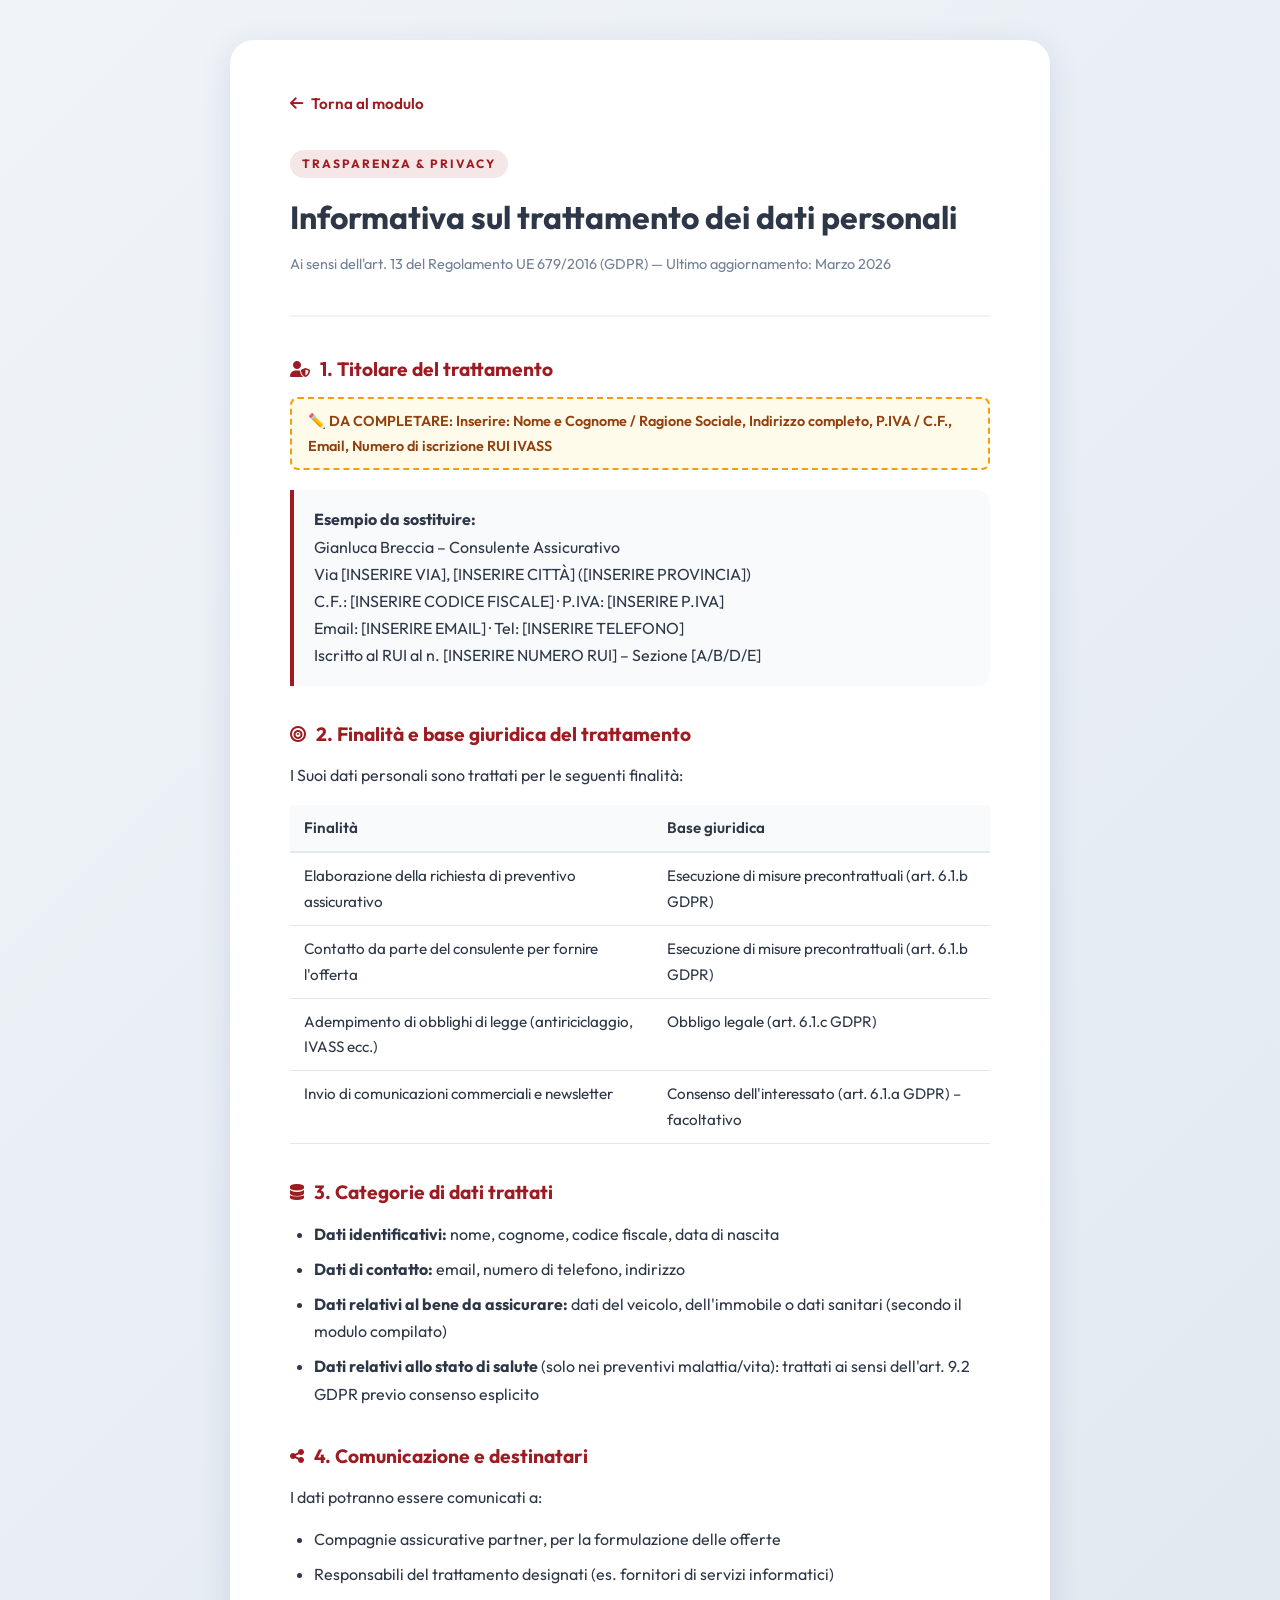
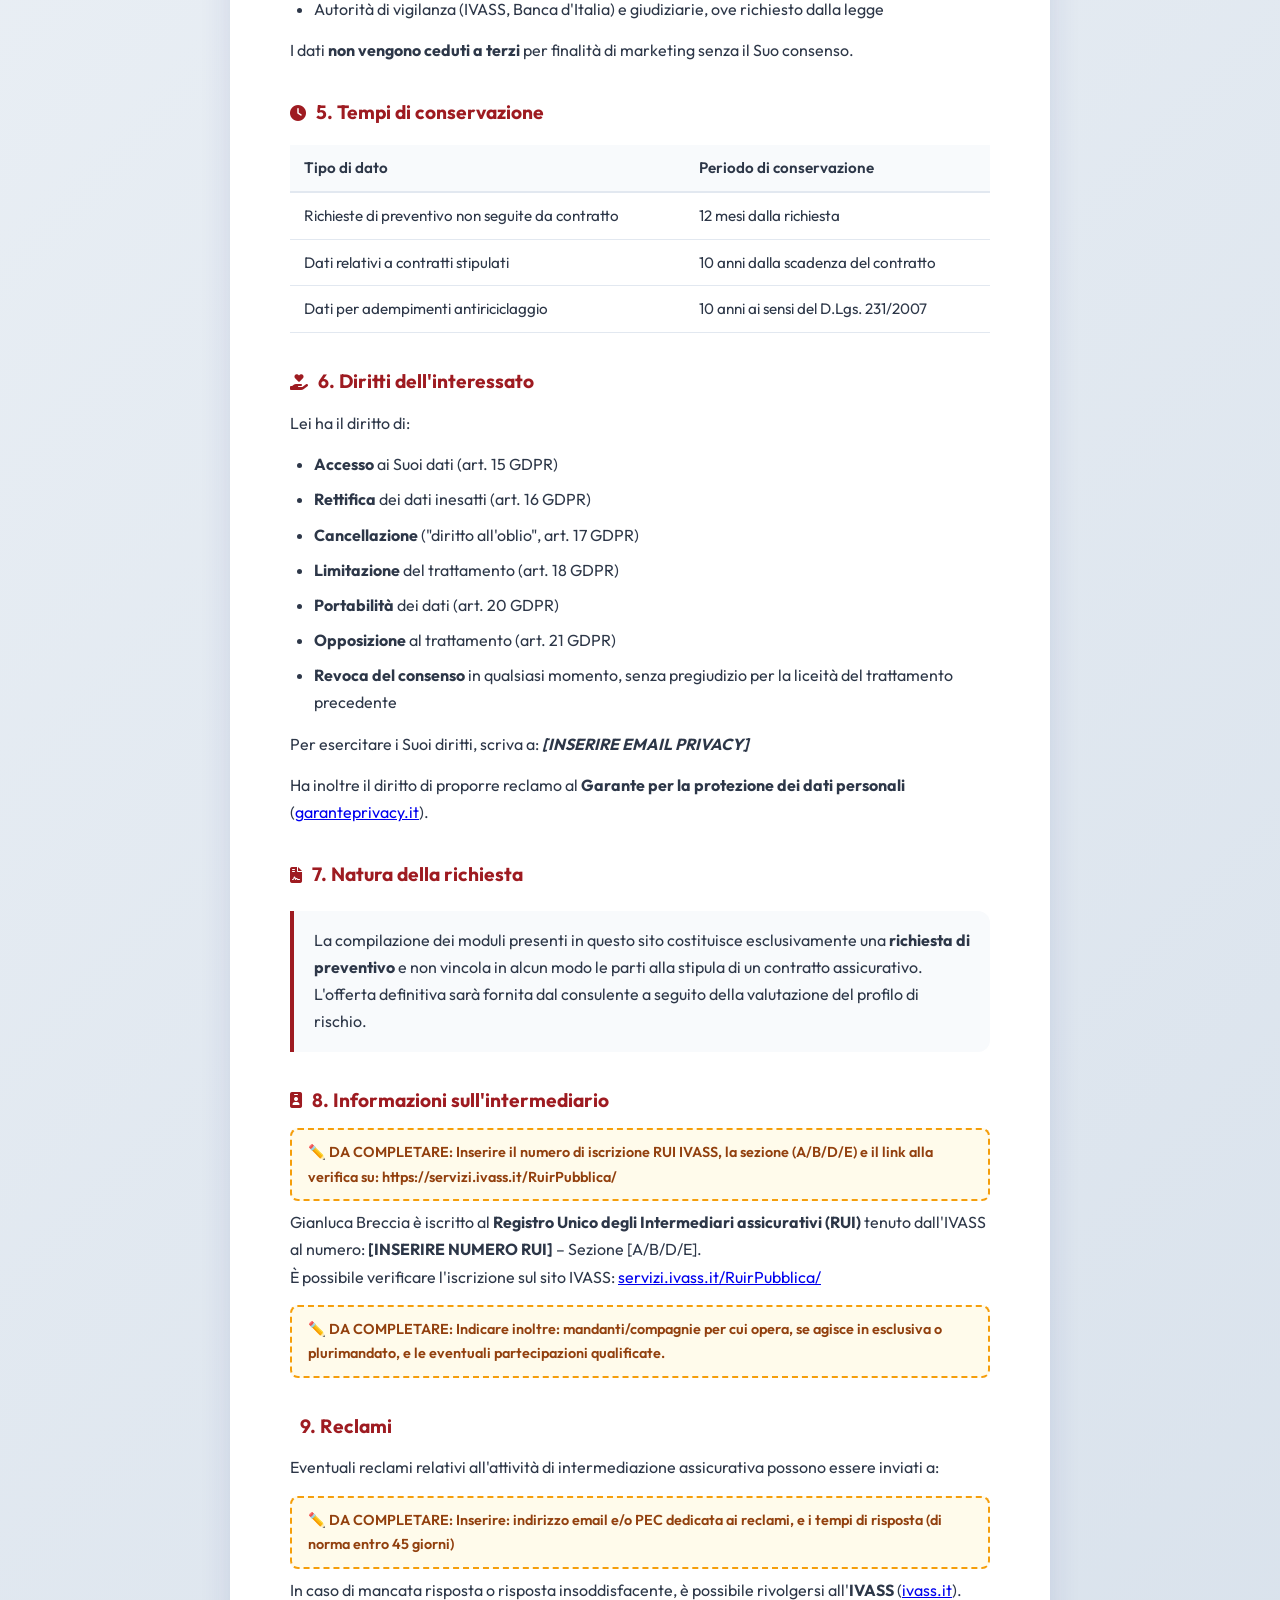
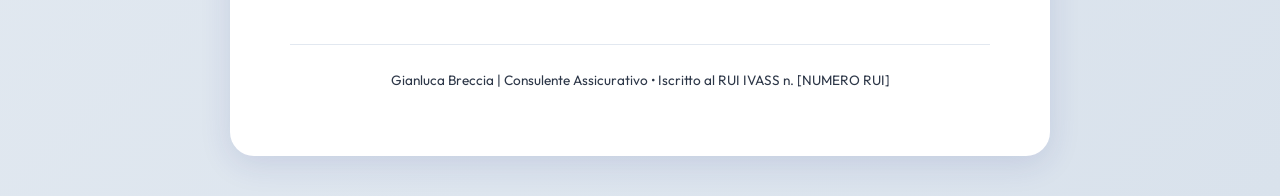
<file: privacy-policy.html>
<!DOCTYPE html>
<html lang="it">

<head>
    <meta charset="UTF-8">
    <meta name="viewport" content="width=device-width, initial-scale=1.0">
    <title>Informativa Privacy – Gianluca Breccia</title>
    <meta name="description"
        content="Informativa sul trattamento dei dati personali ai sensi del Regolamento UE 679/2016 (GDPR).">
    <link rel="preconnect" href="https://fonts.googleapis.com">
    <link rel="preconnect" href="https://fonts.gstatic.com" crossorigin>
    <link href="https://fonts.googleapis.com/css2?family=Outfit:wght@300;400;500;600;700&display=swap" rel="stylesheet">
    <link rel="stylesheet" href="https://cdnjs.cloudflare.com/ajax/libs/font-awesome/6.4.0/css/all.min.css">
    <style>
        :root {
            --primary-color: #9e1b21;
            --text-main: #2d3748;
            --text-muted: #718096;
            --bg: linear-gradient(135deg, #f0f4f8 0%, #d9e2ec 100%);
            --white: #ffffff;
            --radius: 16px;
        }

        * {
            margin: 0;
            padding: 0;
            box-sizing: border-box;
        }

        body {
            font-family: 'Outfit', sans-serif;
            background: var(--bg);
            color: var(--text-main);
            min-height: 100vh;
            padding: 40px 20px;
            line-height: 1.7;
        }

        .container {
            max-width: 820px;
            margin: 0 auto;
            background: var(--white);
            border-radius: 24px;
            padding: 50px 60px;
            box-shadow: 0 8px 32px rgba(31, 38, 135, 0.12);
        }

        .back-btn {
            display: inline-flex;
            align-items: center;
            gap: 8px;
            color: var(--primary-color);
            text-decoration: none;
            font-weight: 600;
            margin-bottom: 32px;
            font-size: 0.95rem;
            transition: opacity 0.2s;
        }

        .back-btn:hover {
            opacity: 0.75;
        }

        .page-header {
            border-bottom: 2px solid #f0f4f8;
            padding-bottom: 24px;
            margin-bottom: 36px;
        }

        .badge {
            display: inline-block;
            background: rgba(158, 27, 33, 0.1);
            color: var(--primary-color);
            font-size: 0.75rem;
            font-weight: 700;
            text-transform: uppercase;
            letter-spacing: 2px;
            padding: 4px 12px;
            border-radius: 20px;
            margin-bottom: 12px;
        }

        h1 {
            font-size: 2rem;
            font-weight: 700;
            color: var(--text-main);
            margin-bottom: 8px;
        }

        .update-date {
            color: var(--text-muted);
            font-size: 0.9rem;
        }

        h2 {
            font-size: 1.2rem;
            font-weight: 700;
            color: var(--primary-color);
            margin: 32px 0 12px;
            display: flex;
            align-items: center;
            gap: 10px;
        }

        h2 i {
            font-size: 1rem;
        }

        p {
            margin-bottom: 14px;
            color: var(--text-main);
        }

        ul {
            padding-left: 24px;
            margin-bottom: 14px;
        }

        li {
            margin-bottom: 8px;
        }

        .highlight-box {
            background: #f8fafc;
            border-left: 4px solid var(--primary-color);
            border-radius: 0 12px 12px 0;
            padding: 16px 20px;
            margin: 20px 0;
        }

        .highlight-box p {
            margin: 0;
        }

        /* ⚠️  PLACEHOLDER da compilare */
        .da-compilare {
            background: #fffbeb;
            border: 2px dashed #f59e0b;
            border-radius: 8px;
            padding: 10px 16px;
            color: #92400e;
            font-weight: 600;
            font-size: 0.9rem;
            margin: 8px 0;
        }

        .da-compilare::before {
            content: "✏️ DA COMPLETARE: ";
        }

        table {
            width: 100%;
            border-collapse: collapse;
            margin: 16px 0;
            font-size: 0.95rem;
        }

        th {
            background: #f8fafc;
            padding: 10px 14px;
            text-align: left;
            font-weight: 600;
            border-bottom: 2px solid #e2e8f0;
        }

        td {
            padding: 10px 14px;
            border-bottom: 1px solid #e2e8f0;
            vertical-align: top;
        }

        .footer-note {
            margin-top: 40px;
            padding-top: 24px;
            border-top: 1px solid #e2e8f0;
            color: var(--text-muted);
            font-size: 0.85rem;
            text-align: center;
        }

        @media (max-width: 640px) {
            .container {
                padding: 30px 24px;
            }

            h1 {
                font-size: 1.5rem;
            }
        }
    </style>
</head>

<body>
    <div class="container">
        <a href="javascript:history.back()" class="back-btn">
            <i class="fa-solid fa-arrow-left"></i> Torna al modulo
        </a>

        <div class="page-header">
            <span class="badge">Trasparenza & Privacy</span>
            <h1>Informativa sul trattamento dei dati personali</h1>
            <p class="update-date">Ai sensi dell'art. 13 del Regolamento UE 679/2016 (GDPR) &mdash; Ultimo
                aggiornamento: Marzo 2026</p>
        </div>

        <!-- 1. TITOLARE -->
        <h2><i class="fa-solid fa-user-shield"></i> 1. Titolare del trattamento</h2>
        <div class="da-compilare">Inserire: Nome e Cognome / Ragione Sociale, Indirizzo completo, P.IVA / C.F., Email,
            Numero di iscrizione RUI IVASS</div>
        <div class="highlight-box">
            <p><strong>Esempio da sostituire:</strong><br>
                Gianluca Breccia – Consulente Assicurativo<br>
                Via [INSERIRE VIA], [INSERIRE CITTÀ] ([INSERIRE PROVINCIA])<br>
                C.F.: [INSERIRE CODICE FISCALE] · P.IVA: [INSERIRE P.IVA]<br>
                Email: [INSERIRE EMAIL] · Tel: [INSERIRE TELEFONO]<br>
                Iscritto al RUI al n. [INSERIRE NUMERO RUI] – Sezione [A/B/D/E]
            </p>
        </div>

        <!-- 2. FINALITÀ -->
        <h2><i class="fa-solid fa-bullseye"></i> 2. Finalità e base giuridica del trattamento</h2>
        <p>I Suoi dati personali sono trattati per le seguenti finalità:</p>
        <table>
            <thead>
                <tr>
                    <th>Finalità</th>
                    <th>Base giuridica</th>
                </tr>
            </thead>
            <tbody>
                <tr>
                    <td>Elaborazione della richiesta di preventivo assicurativo</td>
                    <td>Esecuzione di misure precontrattuali (art. 6.1.b GDPR)</td>
                </tr>
                <tr>
                    <td>Contatto da parte del consulente per fornire l'offerta</td>
                    <td>Esecuzione di misure precontrattuali (art. 6.1.b GDPR)</td>
                </tr>
                <tr>
                    <td>Adempimento di obblighi di legge (antiriciclaggio, IVASS ecc.)</td>
                    <td>Obbligo legale (art. 6.1.c GDPR)</td>
                </tr>
                <tr>
                    <td>Invio di comunicazioni commerciali e newsletter</td>
                    <td>Consenso dell'interessato (art. 6.1.a GDPR) – facoltativo</td>
                </tr>
            </tbody>
        </table>

        <!-- 3. DATI TRATTATI -->
        <h2><i class="fa-solid fa-database"></i> 3. Categorie di dati trattati</h2>
        <ul>
            <li><strong>Dati identificativi:</strong> nome, cognome, codice fiscale, data di nascita</li>
            <li><strong>Dati di contatto:</strong> email, numero di telefono, indirizzo</li>
            <li><strong>Dati relativi al bene da assicurare:</strong> dati del veicolo, dell'immobile o dati sanitari
                (secondo il modulo compilato)</li>
            <li><strong>Dati relativi allo stato di salute</strong> (solo nei preventivi malattia/vita): trattati ai
                sensi dell'art. 9.2 GDPR previo consenso esplicito</li>
        </ul>

        <!-- 4. COMUNICAZIONE -->
        <h2><i class="fa-solid fa-share-nodes"></i> 4. Comunicazione e destinatari</h2>
        <p>I dati potranno essere comunicati a:</p>
        <ul>
            <li>Compagnie assicurative partner, per la formulazione delle offerte</li>
            <li>Responsabili del trattamento designati (es. fornitori di servizi informatici)</li>
            <li>Autorità di vigilanza (IVASS, Banca d'Italia) e giudiziarie, ove richiesto dalla legge</li>
        </ul>
        <p>I dati <strong>non vengono ceduti a terzi</strong> per finalità di marketing senza il Suo consenso.</p>

        <!-- 5. CONSERVAZIONE -->
        <h2><i class="fa-solid fa-clock"></i> 5. Tempi di conservazione</h2>
        <table>
            <thead>
                <tr>
                    <th>Tipo di dato</th>
                    <th>Periodo di conservazione</th>
                </tr>
            </thead>
            <tbody>
                <tr>
                    <td>Richieste di preventivo non seguite da contratto</td>
                    <td>12 mesi dalla richiesta</td>
                </tr>
                <tr>
                    <td>Dati relativi a contratti stipulati</td>
                    <td>10 anni dalla scadenza del contratto</td>
                </tr>
                <tr>
                    <td>Dati per adempimenti antiriciclaggio</td>
                    <td>10 anni ai sensi del D.Lgs. 231/2007</td>
                </tr>
            </tbody>
        </table>

        <!-- 6. DIRITTI -->
        <h2><i class="fa-solid fa-hand-holding-heart"></i> 6. Diritti dell'interessato</h2>
        <p>Lei ha il diritto di:</p>
        <ul>
            <li><strong>Accesso</strong> ai Suoi dati (art. 15 GDPR)</li>
            <li><strong>Rettifica</strong> dei dati inesatti (art. 16 GDPR)</li>
            <li><strong>Cancellazione</strong> ("diritto all'oblio", art. 17 GDPR)</li>
            <li><strong>Limitazione</strong> del trattamento (art. 18 GDPR)</li>
            <li><strong>Portabilità</strong> dei dati (art. 20 GDPR)</li>
            <li><strong>Opposizione</strong> al trattamento (art. 21 GDPR)</li>
            <li><strong>Revoca del consenso</strong> in qualsiasi momento, senza pregiudizio per la liceità del
                trattamento precedente</li>
        </ul>
        <p>Per esercitare i Suoi diritti, scriva a: <strong><em>[INSERIRE EMAIL PRIVACY]</em></strong></p>
        <p>Ha inoltre il diritto di proporre reclamo al <strong>Garante per la protezione dei dati personali</strong>
            (<a href="https://www.garanteprivacy.it" target="_blank">garanteprivacy.it</a>).</p>

        <!-- 7. PRECONTRATTUALE -->
        <h2><i class="fa-solid fa-file-contract"></i> 7. Natura della richiesta</h2>
        <div class="highlight-box">
            <p>La compilazione dei moduli presenti in questo sito costituisce esclusivamente una <strong>richiesta di
                    preventivo</strong> e non vincola in alcun modo le parti alla stipula di un contratto assicurativo.
                L'offerta definitiva sarà fornita dal consulente a seguito della valutazione del profilo di rischio.</p>
        </div>

        <!-- 8. INTERMEDIARIO -->
        <h2><i class="fa-solid fa-id-badge"></i> 8. Informazioni sull'intermediario</h2>
        <div class="da-compilare">Inserire il numero di iscrizione RUI IVASS, la sezione (A/B/D/E) e il link alla
            verifica su: https://servizi.ivass.it/RuirPubblica/</div>
        <p>
            Gianluca Breccia è iscritto al <strong>Registro Unico degli Intermediari assicurativi (RUI)</strong> tenuto
            dall'IVASS al numero:
            <strong>[INSERIRE NUMERO RUI]</strong> – Sezione [A/B/D/E].<br>
            È possibile verificare l'iscrizione sul sito IVASS:
            <a href="https://servizi.ivass.it/RuirPubblica/" target="_blank">servizi.ivass.it/RuirPubblica/</a>
        </p>
        <div class="da-compilare">Indicare inoltre: mandanti/compagnie per cui opera, se agisce in esclusiva o
            plurimandato, e le eventuali partecipazioni qualificate.</div>

        <!-- 9. RECLAMI -->
        <h2><i class="fa-solid fa-comment-exclamation"></i> 9. Reclami</h2>
        <p>Eventuali reclami relativi all'attività di intermediazione assicurativa possono essere inviati a:</p>
        <div class="da-compilare">Inserire: indirizzo email e/o PEC dedicata ai reclami, e i tempi di risposta (di norma
            entro 45 giorni)</div>
        <p>In caso di mancata risposta o risposta insoddisfacente, è possibile rivolgersi all'<strong>IVASS</strong> (<a
                href="https://www.ivass.it" target="_blank">ivass.it</a>).</p>

        <div class="footer-note">
            <p>Gianluca Breccia | Consulente Assicurativo &bull; Iscritto al RUI IVASS n. [NUMERO RUI]</p>
        </div>
    </div>
</body>

</html>
</file>
<file: card-style.css>
/* =========================================================================
   Digital Business Card CSS - Gianluca Brecca
   Theme: Glassmorphism / Premium Corporate Refined
   ========================================================================= */

:root {
    --primary-color: #b91c1c;
    /* Deep Premium Red */
    --primary-light: #ef4444;
    --primary-hover: #991b1b;
    --secondary-color: #0f172a;
    /* Deep Navy */
    --whatsapp-color: #22c55e;
    --bg-gradient: radial-gradient(circle at top right, #f8fafc, #cbd5e1);
    --text-main: #0f172a;
    --text-muted: #475569;
    --white: #ffffff;
    --glass-bg: rgba(255, 255, 255, 0.75);
    --glass-border: rgba(255, 255, 255, 0.5);
    --glass-shadow: 0 25px 50px -12px rgba(0, 0, 0, 0.15);
    --inner-glow: inset 0 0 0 1px rgba(255, 255, 255, 0.4);
    --radius-lg: 24px;
    --radius-md: 12px;
    --transition: all 0.4s cubic-bezier(0.4, 0, 0.2, 1);
}

* {
    margin: 0;
    padding: 0;
    box-sizing: border-box;
}

body {
    font-family: 'Outfit', sans-serif;
    background: var(--bg-gradient);
    color: var(--text-main);
    min-height: 100vh;
    display: flex;
    justify-content: center;
    align-items: center;
    padding: 24px;
    overflow-x: hidden;
    position: relative;
}

/* Background Elements */
.background-elements {
    position: fixed;
    top: 0;
    left: 0;
    width: 100%;
    height: 100%;
    z-index: -1;
}

.blob {
    position: absolute;
    border-radius: 50%;
    filter: blur(120px);
    opacity: 0.35;
    animation: float 20s infinite ease-in-out alternate;
}

.blob-1 {
    width: 600px;
    height: 600px;
    background: linear-gradient(135deg, var(--primary-color), #f87171);
    top: -200px;
    left: -150px;
}

.blob-2 {
    width: 700px;
    height: 700px;
    background: linear-gradient(135deg, #3b82f6, #60a5fa);
    bottom: -200px;
    right: -150px;
    animation-delay: -10s;
}

.blob-3 {
    width: 400px;
    height: 400px;
    background: var(--white);
    top: 50%;
    left: 50%;
    transform: translate(-50%, -50%);
    animation-delay: -5s;
    opacity: 0.2;
}

@keyframes float {
    0% {
        transform: translate(0, 0) scale(1) rotate(0deg);
    }

    33% {
        transform: translate(30px, 50px) scale(1.1) rotate(5deg);
    }

    66% {
        transform: translate(-20px, 20px) scale(0.9) rotate(-5deg);
    }

    100% {
        transform: translate(0, 0) scale(1) rotate(0deg);
    }
}

/* Entrance Animations */
@keyframes fadeInUp {
    from {
        opacity: 0;
        transform: translateY(30px);
    }

    to {
        opacity: 1;
        transform: translateY(0);
    }
}

.reveal {
    opacity: 0;
    animation: fadeInUp 0.8s cubic-bezier(0.22, 1, 0.36, 1) forwards;
}

.delay-1 {
    animation-delay: 0.1s;
}

.delay-2 {
    animation-delay: 0.2s;
}

.delay-3 {
    animation-delay: 0.3s;
}

.delay-4 {
    animation-delay: 0.4s;
}

.delay-5 {
    animation-delay: 0.5s;
}

.delay-6 {
    animation-delay: 0.6s;
}

.delay-7 {
    animation-delay: 0.7s;
}

/* Card Container */
.card-container {
    width: 100%;
    max-width: 460px;
    z-index: 10;
}

.glass-card {
    background: var(--glass-bg);
    backdrop-filter: blur(25px);
    -webkit-backdrop-filter: blur(25px);
    border: 1px solid var(--glass-border);
    box-shadow: var(--glass-shadow), var(--inner-glow);
    border-radius: var(--radius-lg);
    padding: 50px 32px;
    text-align: center;
    position: relative;
    overflow: hidden;
    transition: var(--transition);
}

.glass-card:hover {
    box-shadow: 0 40px 80px -20px rgba(0, 0, 0, 0.2), var(--inner-glow);
    border-color: rgba(255, 255, 255, 0.8);
}

/* Header */
.card-header {
    margin-bottom: 40px;
}

.profile-wrapper {
    margin-bottom: 24px;
    display: flex;
    justify-content: center;
    position: relative;
}

.profile-image {
    width: 110px;
    height: 110px;
    background: var(--white);
    border-radius: 50%;
    display: flex;
    justify-content: center;
    align-items: center;
    overflow: hidden;
    box-shadow: 0 15px 30px rgba(0, 0, 0, 0.1);
    border: 4px solid var(--white);
    transition: var(--transition);
}

.glass-card:hover .profile-image {
    transform: scale(1.05);
}

.card-header h1 {
    font-size: 2.2rem;
    font-weight: 700;
    margin-bottom: 8px;
    color: var(--text-main);
    letter-spacing: -0.5px;
}

.card-header .title {
    font-size: 0.9rem;
    color: var(--primary-color);
    font-weight: 800;
    margin-bottom: 24px;
    text-transform: uppercase;
    letter-spacing: 3px;
}

.bio {
    color: var(--text-muted);
    font-size: 1rem;
    line-height: 1.6;
    max-width: 320px;
    margin: 0 auto;
}

/* Quote Group Container */
.quote-group {
    background: rgba(255, 255, 255, 0.45);
    border: 1px solid rgba(185, 28, 28, 0.1);
    border-radius: 20px;
    padding: 30px 20px;
    margin-bottom: 35px;
    box-shadow:
        0 10px 25px -5px rgba(0, 0, 0, 0.05),
        inset 0 0 0 1px rgba(255, 255, 255, 0.8);
    position: relative;
    backdrop-filter: blur(10px);
}

.quote-group::before {
    content: '';
    position: absolute;
    top: 0;
    left: 0;
    width: 100%;
    height: 100%;
    border-radius: 20px;
    background: linear-gradient(180deg, rgba(255, 255, 255, 0.4) 0%, transparent 100%);
    pointer-events: none;
}

.quote-group h2 {
    font-size: 0.85rem;
    text-transform: uppercase;
    letter-spacing: 3px;
    color: var(--primary-color);
    margin-bottom: 28px;
    font-weight: 800;
    position: relative;
}

.grid-links {
    display: flex;
    flex-direction: column;
    gap: 16px;
}

.link-item {
    display: flex;
    align-items: center;
    padding: 16px;
    background: var(--white);
    border: 1px solid rgba(255, 255, 255, 0.8);
    border-radius: var(--radius-md);
    text-decoration: none;
    color: var(--text-main);
    transition: var(--transition);
    position: relative;
    box-shadow: 0 4px 6px -1px rgba(0, 0, 0, 0.05);
}

.link-item:hover {
    transform: translateY(-5px);
    box-shadow: 0 15px 30px rgba(0, 0, 0, 0.1);
    border-color: var(--primary-color);
}

.link-item.highlight {
    background: rgba(185, 28, 28, 0.02);
    border-color: rgba(185, 28, 28, 0.1);
}

.link-item.questionnaire-link {
    background: linear-gradient(135deg, rgba(220, 38, 38, 0.1), rgba(185, 28, 28, 0.05));
    border: 2px solid var(--primary-color);
    margin-bottom: 10px;
}

.link-item.questionnaire-link .icon-box {
    background: var(--primary-color);
    color: white;
}

.link-item.questionnaire-link:hover {
    box-shadow: 0 15px 30px rgba(185, 28, 28, 0.2);
}

.link-item.questionnaire-link .link-title {
    color: var(--primary-hover);
}

.icon-box {
    width: 48px;
    height: 48px;
    background: #f8fafc;
    border-radius: 10px;
    display: flex;
    justify-content: center;
    align-items: center;
    margin-right: 16px;
    color: var(--primary-color);
    font-size: 1.3rem;
    transition: var(--transition);
}

.link-item:hover .icon-box {
    background: var(--primary-color);
    color: white;
}

.link-info {
    flex: 1;
    text-align: left;
}

.link-title {
    display: block;
    font-weight: 700;
    font-size: 1.1rem;
    margin-bottom: 2px;
}

.link-desc {
    display: block;
    font-size: 0.8rem;
    color: var(--text-muted);
}

.arrow {
    color: #cbd5e1;
    font-size: 0.85rem;
    transition: var(--transition);
}

.link-item:hover .arrow {
    color: var(--primary-color);
    transform: translateX(5px);
}

/* Special Items (WhatsApp, V-Card) */
.link-item.whatsapp:hover {
    border-color: var(--whatsapp-color);
}

.link-item.whatsapp:hover i {
    color: var(--whatsapp-color);
}

.link-item.whatsapp:hover .icon-box {
    background: var(--whatsapp-color);
    color: white;
}

/* Footer */
.card-footer {
    margin-top: 40px;
    padding-top: 24px;
    border-top: 1px solid rgba(113, 128, 150, 0.1);
}

.contact-item {
    display: inline-flex;
    align-items: center;
    gap: 8px;
    color: var(--text-muted);
    font-size: 0.85rem;
    font-weight: 600;
}

.contact-item i {
    color: var(--primary-color);
}

/* Small screens adjustments */
@media (max-width: 400px) {
    .glass-card {
        padding: 40px 20px;
    }
}
</file>
<file: style.css>
/* =========================================================================
   Custom CSS for Premium Car Insurance Quote Form
   Theme: Glassmorphism / Modern Dark-ish Corporate
   ========================================================================= */

/* Variables */
:root {
    --primary-color: #9e1b21;
    --primary-hover: #7a151b;
    --secondary-color: #1e3a8a;
    --secondary-hover: #152960;
    --bg-gradient: linear-gradient(135deg, #f0f4f8 0%, #d9e2ec 100%);
    --text-main: #2d3748;
    --text-muted: #718096;
    --white: #ffffff;
    --glass-bg: rgba(255, 255, 255, 0.85);
    --glass-border: rgba(255, 255, 255, 0.4);
    --glass-shadow: 0 8px 32px 0 rgba(31, 38, 135, 0.15);
    --input-border: #cbd5e0;
    --input-focus: #4a6ee0;
    --error: #e53e3e;
    --success: #38a169;
    --radius: 16px;
    --transition: all 0.3s cubic-bezier(0.25, 0.8, 0.25, 1);
}

/* Reset & Basics */
* {
    margin: 0;
    padding: 0;
    box-sizing: border-box;
}

body {
    font-family: 'Outfit', sans-serif;
    background: var(--bg-gradient);
    color: var(--text-main);
    min-height: 100vh;
    display: flex;
    justify-content: center;
    align-items: center;
    position: relative;
    overflow-x: hidden;
}

/* Background Blobs (Premium Vibe) */
.background-elements {
    position: absolute;
    top: 0;
    left: 0;
    width: 100%;
    height: 100%;
    overflow: hidden;
    z-index: -1;
}

.blob {
    position: absolute;
    border-radius: 50%;
    filter: blur(80px);
    opacity: 0.6;
    animation: float 10s infinite ease-in-out alternate;
}

.blob-1 {
    width: 400px;
    height: 400px;
    background: rgba(158, 27, 33, 0.15);
    /* Red */
    top: -100px;
    left: -100px;
}

.blob-2 {
    width: 500px;
    height: 500px;
    background: rgba(30, 58, 138, 0.15);
    /* Blue */
    bottom: -150px;
    right: -100px;
    animation-delay: -5s;
}

.blob-3 {
    width: 300px;
    height: 300px;
    background: rgba(226, 232, 240, 0.8);
    top: 40%;
    left: 50%;
    transform: translate(-50%, -50%);
    animation-delay: -2s;
}

@keyframes float {
    0% {
        transform: translateY(0) scale(1);
    }

    100% {
        transform: translateY(-30px) scale(1.05);
    }
}

/* Container & Glass Panel */
.container {
    width: 100%;
    max-width: 900px;
    padding: 20px;
    z-index: 10;
}

.glass-panel {
    background: var(--glass-bg);
    backdrop-filter: blur(16px);
    -webkit-backdrop-filter: blur(16px);
    border: 1px solid var(--glass-border);
    box-shadow: var(--glass-shadow);
    border-radius: 24px;
    padding: 40px;
    overflow: hidden;
    position: relative;
}

/* Header */
.form-header {
    text-align: center;
    margin-bottom: 30px;
}

.logo-wrapper {
    margin-bottom: 15px;
    display: flex;
    justify-content: center;
    align-items: center;
}

.company-logo {
    max-width: 280px;
    height: auto;
    object-fit: contain;
}

.logo-icon {
    font-size: 3rem;
    color: var(--primary-color);
    margin-bottom: 10px;
    background: linear-gradient(135deg, var(--primary-color), var(--secondary-color));
    -webkit-background-clip: text;
    background-clip: text;
    -webkit-text-fill-color: transparent;
}

.form-header h1 {
    font-size: 2.2rem;
    font-weight: 700;
    margin-bottom: 8px;
    letter-spacing: -0.5px;
}

.form-header h2 {
    font-size: 1.4rem;
    font-weight: 600;
    color: var(--secondary-color);
    margin-bottom: 15px;
    text-transform: uppercase;
    letter-spacing: 1px;
}

.form-header p {
    color: var(--text-muted);
    font-size: 1.1rem;
}

/* Progress Bar */
.progress-container {
    position: relative;
    margin-bottom: 40px;
}

.progress-bar {
    position: absolute;
    top: 50%;
    left: 0;
    transform: translateY(-50%);
    height: 4px;
    background: var(--primary-color);
    width: 0%;
    z-index: 1;
    transition: width 0.4s ease;
    border-radius: 10px;
}

.progress-container::before {
    content: '';
    position: absolute;
    top: 50%;
    left: 0;
    transform: translateY(-50%);
    height: 4px;
    background: #e2e8f0;
    width: 100%;
    z-index: 0;
    border-radius: 10px;
}

.step-indicators {
    display: flex;
    justify-content: space-between;
    position: relative;
    z-index: 2;
}

.step-indicator {
    display: flex;
    flex-direction: column;
    align-items: center;
    color: #a0aec0;
    transition: var(--transition);
}

.step-num {
    width: 32px;
    height: 32px;
    background: #e2e8f0;
    border-radius: 50%;
    display: flex;
    justify-content: center;
    align-items: center;
    font-weight: 600;
    margin-bottom: 8px;
    transition: var(--transition);
}

.step-label {
    font-size: 0.85rem;
    font-weight: 500;
    opacity: 0;
    transform: translateY(10px);
    transition: var(--transition);
}

.step-indicator.active {
    color: var(--primary-color);
}

.step-indicator.active .step-num {
    background: var(--primary-color);
    color: var(--white);
    box-shadow: 0 0 0 4px rgba(74, 110, 224, 0.2);
}

.step-indicator.active .step-label {
    opacity: 1;
    transform: translateY(0);
}

.step-indicator.completed {
    color: var(--primary-color);
}

.step-indicator.completed .step-num {
    background: var(--primary-color);
    color: var(--white);
}

/* Steps Wrapper */
.form-steps-wrapper {
    position: relative;
    min-height: 450px;
}

.form-step {
    display: none;
    animation: fadeIn 0.5s ease-in-out;
}

.form-step.active {
    display: block;
}

@keyframes fadeIn {
    from {
        opacity: 0;
        transform: translateY(10px);
    }

    to {
        opacity: 1;
        transform: translateY(0);
    }
}

.form-step h2 {
    font-size: 1.5rem;
    margin-bottom: 20px;
    color: var(--primary-color);
}

.subtitle {
    font-size: 0.95rem;
    color: var(--text-muted);
    margin-bottom: 25px;
    margin-top: -15px;
}

/* Form Grid & Inputs */
.form-grid {
    display: grid;
    grid-template-columns: 1fr 1fr;
    gap: 20px;
}

.input-group.full-width {
    grid-column: span 2;
}

.input-group label {
    display: block;
    font-size: 0.9rem;
    font-weight: 500;
    margin-bottom: 8px;
    color: var(--text-main);
}

.required {
    color: var(--error);
}

.input-wrapper {
    position: relative;
    display: flex;
    align-items: center;
}

.input-wrapper i {
    position: absolute;
    left: 14px;
    color: var(--text-muted);
    font-size: 1.1rem;
    transition: var(--transition);
}

.input-wrapper input {
    width: 100%;
    padding: 12px 14px 12px 42px;
    border: 1px solid var(--input-border);
    border-radius: 12px;
    font-family: 'Outfit', sans-serif;
    font-size: 1rem;
    background: var(--white);
    color: var(--text-main);
    transition: var(--transition);
}

.input-wrapper input:focus {
    outline: none;
    border-color: var(--input-focus);
    box-shadow: 0 0 0 3px rgba(74, 110, 224, 0.15);
}

.input-wrapper input:focus+i,
.input-wrapper input:focus~i {
    color: var(--primary-color);
}

.input-wrapper.error input {
    border-color: var(--error);
}

/* Textarea & Select support */
.input-wrapper textarea {
    width: 100%;
    padding: 12px 14px 12px 42px;
    border: 1px solid var(--input-border);
    border-radius: 12px;
    font-family: 'Outfit', sans-serif;
    font-size: 1rem;
    background: var(--white);
    color: var(--text-main);
    transition: var(--transition);
    min-height: 90px;
}

.input-wrapper textarea:focus {
    outline: none;
    border-color: var(--input-focus);
    box-shadow: 0 0 0 3px rgba(74, 110, 224, 0.15);
}

.input-wrapper textarea:focus~i {
    color: var(--primary-color);
}

.input-wrapper select {
    width: 100%;
    padding: 12px 14px 12px 42px;
    border: 1px solid var(--input-border);
    border-radius: 12px;
    font-family: 'Outfit', sans-serif;
    font-size: 1rem;
    background: var(--white);
    color: var(--text-main);
    transition: var(--transition);
    height: 54px;
    -webkit-appearance: none;
    appearance: none;
    cursor: pointer;
}

.input-wrapper select:focus {
    outline: none;
    border-color: var(--input-focus);
    box-shadow: 0 0 0 3px rgba(74, 110, 224, 0.15);
}

/* Targa Special Input */
.targa-wrapper {
    display: flex;
    align-items: stretch;
}

.targa-eu {
    background: #003399;
    color: white;
    font-weight: bold;
    display: flex;
    align-items: center;
    justify-content: center;
    padding: 0 12px;
    border-radius: 12px 0 0 12px;
    border: 1px solid #003399;
    position: relative;
}

.targa-eu::before {
    content: "★\A ★ ★\A★   ★\A ★ ★\A  ★";
    white-space: pre-wrap;
    font-size: 4px;
    position: absolute;
    top: 5px;
    color: yellow;
    line-height: 1;
    text-align: center;
}

.targa-wrapper input {
    padding-left: 14px;
    border-radius: 0;
    font-weight: bold;
    letter-spacing: 2px;
}

.btn-api-lookup {
    background: var(--secondary-color);
    color: white;
    border: none;
    padding: 0 20px;
    border-radius: 0 12px 12px 0;
    cursor: pointer;
    font-weight: 600;
    font-size: 0.95rem;
    display: flex;
    align-items: center;
    gap: 8px;
    transition: var(--transition);
}

.btn-api-lookup:hover:not(:disabled) {
    background: var(--secondary-hover);
}

.btn-api-lookup:disabled {
    opacity: 0.7;
    cursor: wait;
}

/* Custom Checkboxes */
.checkbox-grid {
    display: grid;
    grid-template-columns: repeat(auto-fill, minmax(250px, 1fr));
    gap: 15px;
}

.custom-checkbox {
    position: relative;
    cursor: pointer;
    border: 1px solid var(--input-border);
    border-radius: 16px;
    padding: 15px;
    background: var(--white);
    transition: var(--transition);
    display: block;
}

.custom-checkbox:hover {
    border-color: var(--primary-color);
    transform: translateY(-2px);
    box-shadow: 0 4px 12px rgba(0, 0, 0, 0.05);
}

.custom-checkbox input {
    position: absolute;
    opacity: 0;
    cursor: pointer;
    height: 0;
    width: 0;
}

.custom-checkbox .checkmark {
    position: absolute;
    top: 15px;
    right: 15px;
    height: 22px;
    width: 22px;
    background-color: #f1f5f9;
    border-radius: 6px;
    transition: var(--transition);
}

.custom-checkbox.always-checked {
    border-color: var(--primary-color);
    background: rgba(74, 110, 224, 0.05);
    cursor: not-allowed;
}

.custom-checkbox.always-checked:hover {
    transform: none;
    box-shadow: none;
}

.custom-checkbox input:checked~.checkmark,
.custom-checkbox.always-checked .checkmark {
    background-color: var(--primary-color);
}

.custom-checkbox .checkmark:after {
    content: "";
    position: absolute;
    display: none;
}

.custom-checkbox input:checked~.checkmark:after,
.custom-checkbox.always-checked .checkmark:after {
    display: block;
}

.custom-checkbox .checkmark:after {
    left: 8px;
    top: 4px;
    width: 5px;
    height: 10px;
    border: solid white;
    border-width: 0 2px 2px 0;
    transform: rotate(45deg);
}

.checkbox-content {
    display: flex;
    align-items: center;
    gap: 12px;
}

.checkbox-content i {
    font-size: 1.4rem;
    color: var(--primary-color);
    width: 24px;
    text-align: center;
}

.checkbox-content span {
    font-weight: 500;
}

.custom-checkbox input:checked~.checkbox-content span {
    color: var(--primary-color);
}

/* Radio Cards */
.radio-group {
    display: grid;
    grid-template-columns: 1fr 1fr;
    gap: 20px;
    margin-bottom: 30px;
}

.custom-radio {
    cursor: pointer;
    position: relative;
}

.custom-radio input {
    position: absolute;
    opacity: 0;
}

.radio-content {
    border: 2px solid var(--input-border);
    border-radius: 16px;
    padding: 24px 20px;
    background: var(--white);
    display: flex;
    flex-direction: column;
    align-items: center;
    text-align: center;
    transition: var(--transition);
    height: 100%;
}

.radio-content i,
.radio-content img {
    font-size: 2.5rem;
    width: 60px;
    /* Adjusting for Vespa image */
    height: auto;
    color: var(--text-muted);
    margin-bottom: 15px;
    transition: var(--transition);
    filter: grayscale(100%) opacity(0.6);
}

.custom-radio input:checked~.radio-content img {
    filter: grayscale(0%) opacity(1);
}

.radio-text {
    display: flex;
    flex-direction: column;
}

.radio-title {
    font-size: 1.2rem;
    font-weight: 600;
    margin-bottom: 5px;
}

.radio-desc {
    font-size: 0.85rem;
    color: var(--text-muted);
}

.radio-circle {
    position: absolute;
    top: 15px;
    right: 15px;
    width: 20px;
    height: 20px;
    border-radius: 50%;
    border: 2px solid var(--input-border);
}

.custom-radio:hover .radio-content {
    border-color: var(--primary-color);
}

.custom-radio input:checked~.radio-content {
    border-color: var(--primary-color);
    background: rgba(74, 110, 224, 0.05);
}

.custom-radio input:checked~.radio-content i {
    color: var(--primary-color);
}

.custom-radio input:checked~.radio-content .radio-circle {
    border-color: var(--primary-color);
    background-color: var(--primary-color);
}

.custom-radio input:checked~.radio-content .radio-circle::after {
    content: "";
    position: absolute;
    top: 50%;
    left: 50%;
    transform: translate(-50%, -50%);
    width: 8px;
    height: 8px;
    border-radius: 50%;
    background: white;
}

/* Radio Cards - Refined for vehicle selection */
.radio-group.vehicle-selector {
    display: flex;
    flex-direction: row;
    justify-content: space-between;
    gap: 12px;
    margin-bottom: 24px;
}

.radio-group.vehicle-selector .custom-radio {
    flex: 1;
    min-width: 0;
    /* Allow shrinking */
}

.radio-group.vehicle-selector .radio-content {
    padding: 14px 8px;
    border-radius: 12px;
    border-width: 1px;
}

.radio-group.vehicle-selector .radio-content i,
.radio-group.vehicle-selector .radio-content img {
    font-size: 1.8rem;
    width: 44px;
    height: auto;
    margin-bottom: 8px;
    mix-blend-mode: multiply;
    /* Removes white background from silhouettes */
}

.radio-group.vehicle-selector .radio-title {
    font-size: 0.85rem;
    white-space: nowrap;
}

.radio-group.vehicle-selector .radio-circle {
    top: 8px;
    right: 8px;
    width: 14px;
    height: 14px;
}

.radio-group.vehicle-selector .radio-desc {
    display: none;
    /* Hide description in compact mode */
}

.custom-radio:hover .radio-content {
    border-color: var(--primary-color);
}

.custom-radio input:checked~.radio-content {
    border-color: var(--primary-color);
    background: rgba(158, 27, 33, 0.05);
}

.custom-radio input:checked~.radio-content i,
.custom-radio input:checked~.radio-content img {
    filter: none;
    opacity: 1;
}

.custom-radio input:checked~.radio-content .radio-circle {
    border-color: var(--primary-color);
    background-color: var(--primary-color);
}

.custom-radio input:checked~.radio-content .radio-circle::after {
    content: "";
    position: absolute;
    top: 50%;
    left: 50%;
    transform: translate(-50%, -50%);
    width: 6px;
    height: 6px;
    border-radius: 50%;
    background: white;
}

/* Privacy Checkbox (Small) */
.custom-checkbox.sm {
    padding: 10px;
    border: none;
    background: transparent;
    padding-left: 35px;
}

.custom-checkbox.sm .checkmark {
    top: 12px;
    left: 0;
    right: auto;
}

.custom-checkbox.sm .checkbox-content span {
    font-size: 0.85rem;
    color: var(--text-muted);
    font-weight: 400;
    line-height: 1.4;
}

/* Navigation Buttons */
.form-navigation {
    display: flex;
    justify-content: space-between;
    margin-top: 30px;
    padding-top: 30px;
    border-top: 1px solid var(--glass-border);
}

.btn {
    padding: 14px 28px;
    border-radius: 12px;
    font-family: 'Outfit', sans-serif;
    font-size: 1rem;
    font-weight: 600;
    cursor: pointer;
    display: flex;
    align-items: center;
    gap: 8px;
    transition: var(--transition);
    border: none;
}

.btn-primary {
    background: var(--primary-color);
    color: white;
    box-shadow: 0 4px 15px rgba(74, 110, 224, 0.3);
    margin-left: auto;
}

.btn-primary:hover {
    background: var(--primary-hover);
    transform: translateY(-2px);
    box-shadow: 0 6px 20px rgba(74, 110, 224, 0.4);
}

.btn-secondary {
    background: #e2e8f0;
    color: var(--text-main);
}

.btn-secondary:hover:not(:disabled) {
    background: #cbd5e0;
}

.btn:disabled {
    opacity: 0.5;
    cursor: not-allowed;
}

.btn-submit {
    background: #38a169;
    color: white;
    box-shadow: 0 4px 15px rgba(56, 161, 105, 0.3);
    margin-left: auto;
}

.btn-submit:hover {
    background: #2f855a;
    transform: translateY(-2px);
    box-shadow: 0 6px 20px rgba(56, 161, 105, 0.4);
}

.hidden {
    display: none !important;
}

/* Success & Loading states */
#success-message {
    text-align: center;
    padding: 40px 20px;
}

#success-message i {
    font-size: 4rem;
    color: var(--success);
    margin-bottom: 20px;
}

#success-message h3 {
    font-size: 1.8rem;
    margin-bottom: 10px;
}

.loading-overlay {
    position: fixed;
    top: 0;
    left: 0;
    width: 100%;
    height: 100%;
    background: rgba(255, 255, 255, 0.9);
    backdrop-filter: blur(5px);
    display: flex;
    flex-direction: column;
    justify-content: center;
    align-items: center;
    z-index: 9999;
}

.spinner {
    width: 50px;
    height: 50px;
    border: 5px solid #e2e8f0;
    border-top-color: var(--primary-color);
    border-radius: 50%;
    animation: spin 1s linear infinite;
    margin-bottom: 15px;
}

@keyframes spin {
    to {
        transform: rotate(360deg);
    }
}

/* Responsive */
@media (max-width: 768px) {

    .form-grid,
    .radio-group {
        grid-template-columns: 1fr;
    }

    .input-group.full-width {
        grid-column: span 1;
    }

    .glass-panel {
        padding: 25px;
    }

    .step-label {
        display: none;
        /* Hide labels on mobile to save space */
    }
}

/* Pac Container Overrides for Google Maps Autocomplete */
.pac-container {
    font-family: 'Outfit', sans-serif !important;
    border-radius: 12px;
    border: 1px solid var(--input-border);
    box-shadow: 0 4px 15px rgba(0, 0, 0, 0.1);
    margin-top: 5px;
    padding: 5px 0;
}

.pac-item {
    padding: 8px 15px;
    cursor: pointer;
    font-size: 14px;
    color: var(--text-main);
    border-top: 1px solid #f0f4f8;
}

.pac-item:hover {
    background-color: #f8fafc;
}

.pac-item-query {
    font-size: 15px;
    color: var(--primary-color);
    font-weight: 500;
}

.pac-icon {
    display: none;
    /* Hide default Google map icons to keep it clean */
}

/* Pac Container Overrides for Google Maps Autocomplete */
.pac-container {
    font-family: 'Outfit', sans-serif !important;
    border-radius: 12px;
    border: 1px solid var(--input-border);
    box-shadow: 0 4px 15px rgba(0, 0, 0, 0.1);
    margin-top: 5px;
    padding: 5px 0;
}

.pac-item {
    font-family: 'Outfit', sans-serif !important;
    padding: 8px 15px;
    cursor: pointer;
    font-size: 14px;
    color: var(--text-main);
}

.pac-item-query {
    font-family: 'Outfit', sans-serif !important;
    font-size: 15px;
    color: var(--primary-color);
    font-weight: 500;
}

/* Force Google Maps Input Text to NOT use FontAwesome */
#comune_residenza {
    font-family: 'Outfit', -apple-system, BlinkMacSystemFont, "Segoe UI", Roboto, Helvetica, Arial, sans-serif !important;
}

.pac-item,
.pac-item-query {
    font-family: 'Outfit', sans-serif !important;
}

/* Stronger FontAwesome override */
.pac-container * {
    font-family: Roboto, 'Outfit', sans-serif !important;
}

.pac-icon {
    display: none !important;
}

.pac-item {
    font-family: Roboto, 'Outfit', sans-serif !important;
}

.pac-item-query {
    font-family: Roboto, 'Outfit', sans-serif !important;
}

/* File Upload Styles */
.file-upload-wrapper {
    position: relative;
    width: 100%;
}

.file-upload-box {
    border: 2px dashed var(--input-border);
    border-radius: 12px;
    padding: 20px;
    text-align: center;
    background-color: var(--white);
    transition: var(--transition);
    cursor: pointer;
    position: relative;
    display: flex;
    flex-direction: column;
    align-items: center;
    justify-content: center;
    gap: 8px;
}

.file-upload-box:hover {
    border-color: var(--primary-color);
    background-color: #f8fafc;
}

.file-upload-box i {
    font-size: 2rem;
    color: var(--primary-color);
}

.file-upload-box span {
    font-weight: 500;
    color: var(--text-main);
}

.file-upload-box small {
    color: var(--text-muted);
}

.file-upload-box input[type="file"] {
    position: absolute;
    top: 0;
    left: 0;
    width: 100%;
    height: 100%;
    opacity: 0;
    cursor: pointer;
}

.file-name-display {
    margin-top: 10px;
    padding: 10px 15px;
    background-color: #f0fdf4;
    border: 1px solid #bbf7d0;
    border-radius: 8px;
    display: flex;
    align-items: center;
    justify-content: space-between;
}

.file-name-display.hidden {
    display: none;
}

.file-name-display i {
    color: var(--success);
    margin-right: 10px;
}

.file-name-display span {
    font-size: 0.9rem;
    color: #166534;
    flex-grow: 1;
    white-space: nowrap;
    overflow: hidden;
    text-overflow: ellipsis;
    margin-right: 10px;
}

#remove-file-btn {
    background: none;
    border: none;
    color: var(--error);
    cursor: pointer;
    font-size: 1rem;
    padding: 0 5px;
}
</file>
